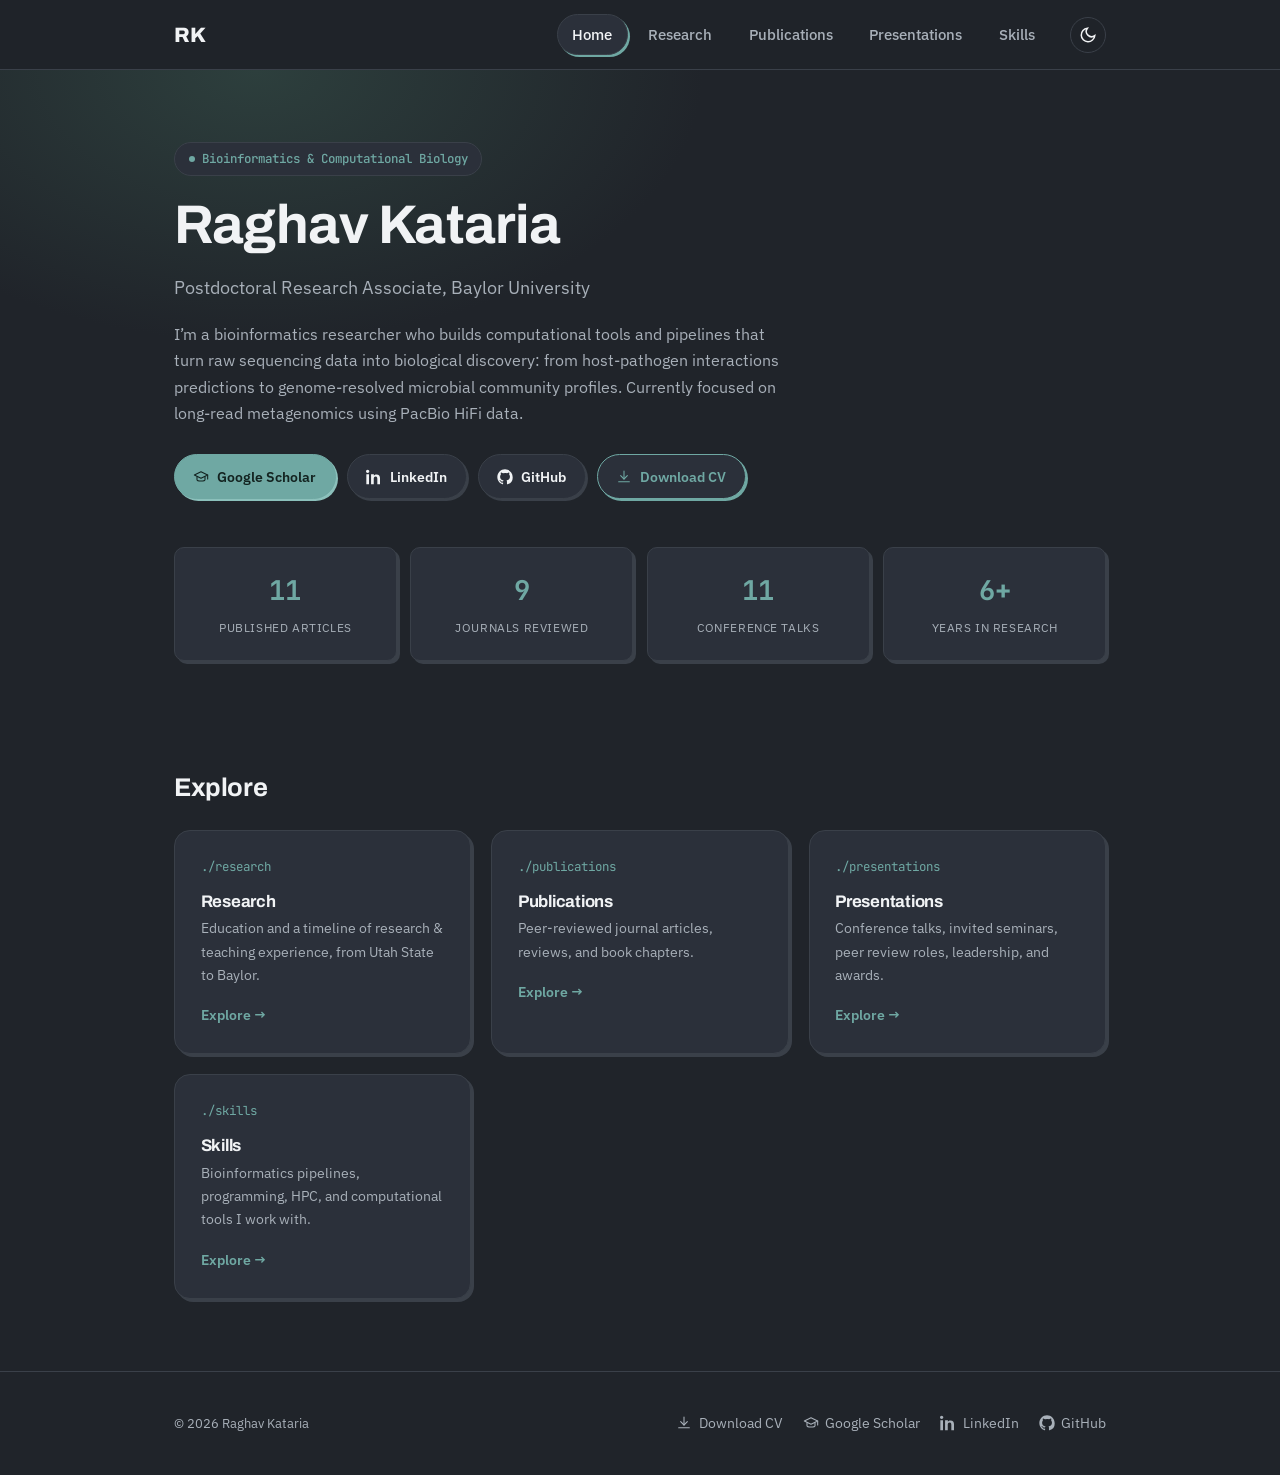
<file: index.html>
<!DOCTYPE html>
<html lang="en">
<head>
<meta charset="UTF-8">
<meta name="viewport" content="width=device-width, initial-scale=1.0">
<script>(function(){var t=localStorage.getItem("theme");document.documentElement.setAttribute("data-theme",(t==="light"||t==="dark")?t:"dark");})();</script>
<title>Raghav Kataria | Bioinformatics &amp; Computational Biology Researcher</title>
<meta name="description" content="Research profile of Raghav Kataria, Postdoctoral Research Associate at Baylor University, specializing in bioinformatics and computational biology.">
<meta property="og:title" content="Raghav Kataria | Bioinformatics & Computational Biology Researcher">
<meta property="og:description" content="Postdoctoral Research Associate at Baylor University. Bioinformatics, host-pathogen interactomics, and metagenomics researcher.">
<meta property="og:type" content="website">
<link rel="icon" href="data:image/svg+xml,<svg xmlns=%22http://www.w3.org/2000/svg%22 viewBox=%220 0 100 100%22><text y=%22.9em%22 font-size=%2290%22>🧬</text></svg>">
<link rel="preconnect" href="https://fonts.googleapis.com">
<link rel="preconnect" href="https://fonts.gstatic.com" crossorigin>
<link href="https://fonts.googleapis.com/css2?family=Archivo:wght@500;600;700;800&family=IBM+Plex+Sans:wght@400;500;600&family=JetBrains+Mono:wght@500;600;700&display=swap" rel="stylesheet">
<link rel="stylesheet" href="css/style.css">
</head>
<body>

<a class="skip-link" href="#main">Skip to content</a>

<header class="site-header">
  <div class="container nav-inner">
    <a class="brand" href="index.html">RK</a>
    <nav class="site-nav" aria-label="Primary">
      <button class="nav-toggle" id="navToggle" aria-expanded="false" aria-controls="navLinks">
        <span></span><span></span><span></span>
      </button>
      <ul class="nav-links" id="navLinks">
        <li><a href="index.html" class="active">Home</a></li>
        <li><a href="research.html">Research</a></li>
        <li><a href="publications.html">Publications</a></li>
        <li><a href="presentations.html">Presentations</a></li>
        <li><a href="skills.html">Skills</a></li>
      </ul>
    </nav>
    <button class="theme-toggle" id="themeToggle" aria-label="Toggle dark mode" title="Toggle dark mode">
      <svg class="icon-sun" viewBox="0 0 24 24"><circle cx="12" cy="12" r="5"/><g stroke-linecap="round"><line x1="12" y1="1" x2="12" y2="3"/><line x1="12" y1="21" x2="12" y2="23"/><line x1="4.2" y1="4.2" x2="5.6" y2="5.6"/><line x1="18.4" y1="18.4" x2="19.8" y2="19.8"/><line x1="1" y1="12" x2="3" y2="12"/><line x1="21" y1="12" x2="23" y2="12"/><line x1="4.2" y1="19.8" x2="5.6" y2="18.4"/><line x1="18.4" y1="5.6" x2="19.8" y2="4.2"/></g></svg>
      <svg class="icon-moon" viewBox="0 0 24 24"><path d="M21 12.8A9 9 0 1 1 11.2 3 7 7 0 0 0 21 12.8Z"/></svg>
    </button>
  </div>
</header>

<main id="main">

  <section class="hero">
    <div class="container hero-inner">
      <p class="eyebrow">Bioinformatics &amp; Computational Biology</p>
      <h1>Raghav Kataria</h1>
      <p class="hero-role">Postdoctoral Research Associate, Baylor University</p>
      <p class="hero-summary">I&rsquo;m a bioinformatics researcher who builds computational tools and pipelines that
        turn raw sequencing data into biological discovery: from host-pathogen interactions predictions to
        genome-resolved microbial community profiles. Currently focused on long-read metagenomics using PacBio
        HiFi data.</p>
      <div class="hero-links">
        <a class="btn btn-primary" href="https://scholar.google.com/citations?user=_tz_cHsAAAAJ&hl=en" target="_blank" rel="noopener"><svg viewBox="0 0 24 24" fill="none" stroke="currentColor" stroke-width="1.6" stroke-linecap="round" stroke-linejoin="round" aria-hidden="true"><path d="M2 9l10-5 10 5-10 5-10-5z"/><path d="M6 11.5V16c0 1.1 2.7 2 6 2s6-.9 6-2v-4.5"/><path d="M22 9v6"/></svg>Google Scholar</a>
        <a class="btn" href="https://www.linkedin.com/in/raghav-kataria9" target="_blank" rel="noopener"><svg viewBox="0 0 24 24" fill="currentColor" aria-hidden="true"><path d="M4.98 3.5C4.98 4.88 3.87 6 2.49 6S0 4.88 0 3.5 1.11 1 2.49 1s2.49 1.12 2.49 2.5zM.5 8h4V23h-4V8zm7.5 0h3.8v2.05h.05c.53-.95 1.83-1.95 3.77-1.95C19.5 8.1 21 10.2 21 14.02V23h-4v-7.5c0-1.79-.03-4.09-2.5-4.09-2.5 0-2.88 1.95-2.88 3.96V23h-4V8z"/></svg>LinkedIn</a>
        <a class="btn" href="https://github.com/geek09rk" target="_blank" rel="noopener"><svg viewBox="0 0 24 24" fill="currentColor" aria-hidden="true"><path d="M12 .5C5.73.5.5 5.73.5 12c0 5.08 3.29 9.39 7.86 10.91.58.11.79-.25.79-.56 0-.28-.01-1.02-.02-2-3.2.7-3.88-1.54-3.88-1.54-.53-1.34-1.29-1.7-1.29-1.7-1.05-.72.08-.71.08-.71 1.16.08 1.77 1.19 1.77 1.19 1.03 1.77 2.71 1.26 3.37.96.1-.75.4-1.26.73-1.55-2.55-.29-5.23-1.28-5.23-5.69 0-1.26.45-2.29 1.19-3.09-.12-.29-.52-1.46.11-3.05 0 0 .97-.31 3.18 1.18a11 11 0 0 1 2.9-.39c.98 0 1.97.13 2.9.39 2.2-1.49 3.17-1.18 3.17-1.18.63 1.59.23 2.76.11 3.05.74.8 1.19 1.83 1.19 3.09 0 4.42-2.69 5.39-5.25 5.68.41.36.78 1.06.78 2.15 0 1.55-.01 2.8-.01 3.18 0 .31.21.68.8.56A10.52 10.52 0 0 0 23.5 12C23.5 5.73 18.27.5 12 .5z"/></svg>GitHub</a>
        <a class="btn btn-cv" href="assets/cv/Raghav-Kataria-CV.pdf" target="_blank" rel="noopener"><svg viewBox="0 0 24 24" fill="none" stroke="currentColor" stroke-width="1.6" stroke-linecap="round" stroke-linejoin="round" aria-hidden="true"><path d="M12 3v12"/><path d="M7 10l5 5 5-5"/><path d="M4 19h16"/></svg>Download CV</a>
      </div>

      <div class="stats-row">
        <div class="stat">
          <span class="stat-num">11</span>
          <span class="stat-label">Published Articles</span>
        </div>
        <div class="stat">
          <span class="stat-num">9</span>
          <span class="stat-label">Journals Reviewed</span>
        </div>
        <div class="stat">
          <span class="stat-num">11</span>
          <span class="stat-label">Conference Talks</span>
        </div>
        <div class="stat">
          <span class="stat-num">6+</span>
          <span class="stat-label">Years in Research</span>
        </div>
      </div>
    </div>
  </section>

  <section class="section">
    <div class="container">
      <h2 class="section-title">Explore</h2>
      <div class="link-cards">
        <a class="link-card" href="research.html">
          <span class="link-path">./research</span>
          <h3>Research</h3>
          <p>Education and a timeline of research &amp; teaching experience, from Utah State to Baylor.</p>
          <span class="link-arrow">Explore &rarr;</span>
        </a>
        <a class="link-card" href="publications.html">
          <span class="link-path">./publications</span>
          <h3>Publications</h3>
          <p>Peer-reviewed journal articles, reviews, and book chapters.</p>
          <span class="link-arrow">Explore &rarr;</span>
        </a>
        <a class="link-card" href="presentations.html">
          <span class="link-path">./presentations</span>
          <h3>Presentations</h3>
          <p>Conference talks, invited seminars, peer review roles, leadership, and awards.</p>
          <span class="link-arrow">Explore &rarr;</span>
        </a>
        <a class="link-card" href="skills.html">
          <span class="link-path">./skills</span>
          <h3>Skills</h3>
          <p>Bioinformatics pipelines, programming, HPC, and computational tools I work with.</p>
          <span class="link-arrow">Explore &rarr;</span>
        </a>
      </div>
    </div>
  </section>

</main>

<footer class="site-footer">
  <div class="container footer-inner">
    <p class="copyright">&copy; <span id="year"></span> Raghav Kataria</p>
    <div class="footer-links">
      <a href="assets/cv/Raghav-Kataria-CV.pdf" target="_blank" rel="noopener"><svg viewBox="0 0 24 24" fill="none" stroke="currentColor" stroke-width="1.6" stroke-linecap="round" stroke-linejoin="round" aria-hidden="true"><path d="M12 3v12"/><path d="M7 10l5 5 5-5"/><path d="M4 19h16"/></svg>Download CV</a>
      <a href="https://scholar.google.com/citations?user=_tz_cHsAAAAJ&hl=en" target="_blank" rel="noopener"><svg viewBox="0 0 24 24" fill="none" stroke="currentColor" stroke-width="1.6" stroke-linecap="round" stroke-linejoin="round" aria-hidden="true"><path d="M2 9l10-5 10 5-10 5-10-5z"/><path d="M6 11.5V16c0 1.1 2.7 2 6 2s6-.9 6-2v-4.5"/><path d="M22 9v6"/></svg>Google Scholar</a>
      <a href="https://www.linkedin.com/in/raghav-kataria9" target="_blank" rel="noopener"><svg viewBox="0 0 24 24" fill="currentColor" aria-hidden="true"><path d="M4.98 3.5C4.98 4.88 3.87 6 2.49 6S0 4.88 0 3.5 1.11 1 2.49 1s2.49 1.12 2.49 2.5zM.5 8h4V23h-4V8zm7.5 0h3.8v2.05h.05c.53-.95 1.83-1.95 3.77-1.95C19.5 8.1 21 10.2 21 14.02V23h-4v-7.5c0-1.79-.03-4.09-2.5-4.09-2.5 0-2.88 1.95-2.88 3.96V23h-4V8z"/></svg>LinkedIn</a>
      <a href="https://github.com/geek09rk" target="_blank" rel="noopener"><svg viewBox="0 0 24 24" fill="currentColor" aria-hidden="true"><path d="M12 .5C5.73.5.5 5.73.5 12c0 5.08 3.29 9.39 7.86 10.91.58.11.79-.25.79-.56 0-.28-.01-1.02-.02-2-3.2.7-3.88-1.54-3.88-1.54-.53-1.34-1.29-1.7-1.29-1.7-1.05-.72.08-.71.08-.71 1.16.08 1.77 1.19 1.77 1.19 1.03 1.77 2.71 1.26 3.37.96.1-.75.4-1.26.73-1.55-2.55-.29-5.23-1.28-5.23-5.69 0-1.26.45-2.29 1.19-3.09-.12-.29-.52-1.46.11-3.05 0 0 .97-.31 3.18 1.18a11 11 0 0 1 2.9-.39c.98 0 1.97.13 2.9.39 2.2-1.49 3.17-1.18 3.17-1.18.63 1.59.23 2.76.11 3.05.74.8 1.19 1.83 1.19 3.09 0 4.42-2.69 5.39-5.25 5.68.41.36.78 1.06.78 2.15 0 1.55-.01 2.8-.01 3.18 0 .31.21.68.8.56A10.52 10.52 0 0 0 23.5 12C23.5 5.73 18.27.5 12 .5z"/></svg>GitHub</a>
    </div>
  </div>
</footer>

<script src="js/script.js"></script>
</body>
</html>
</file>
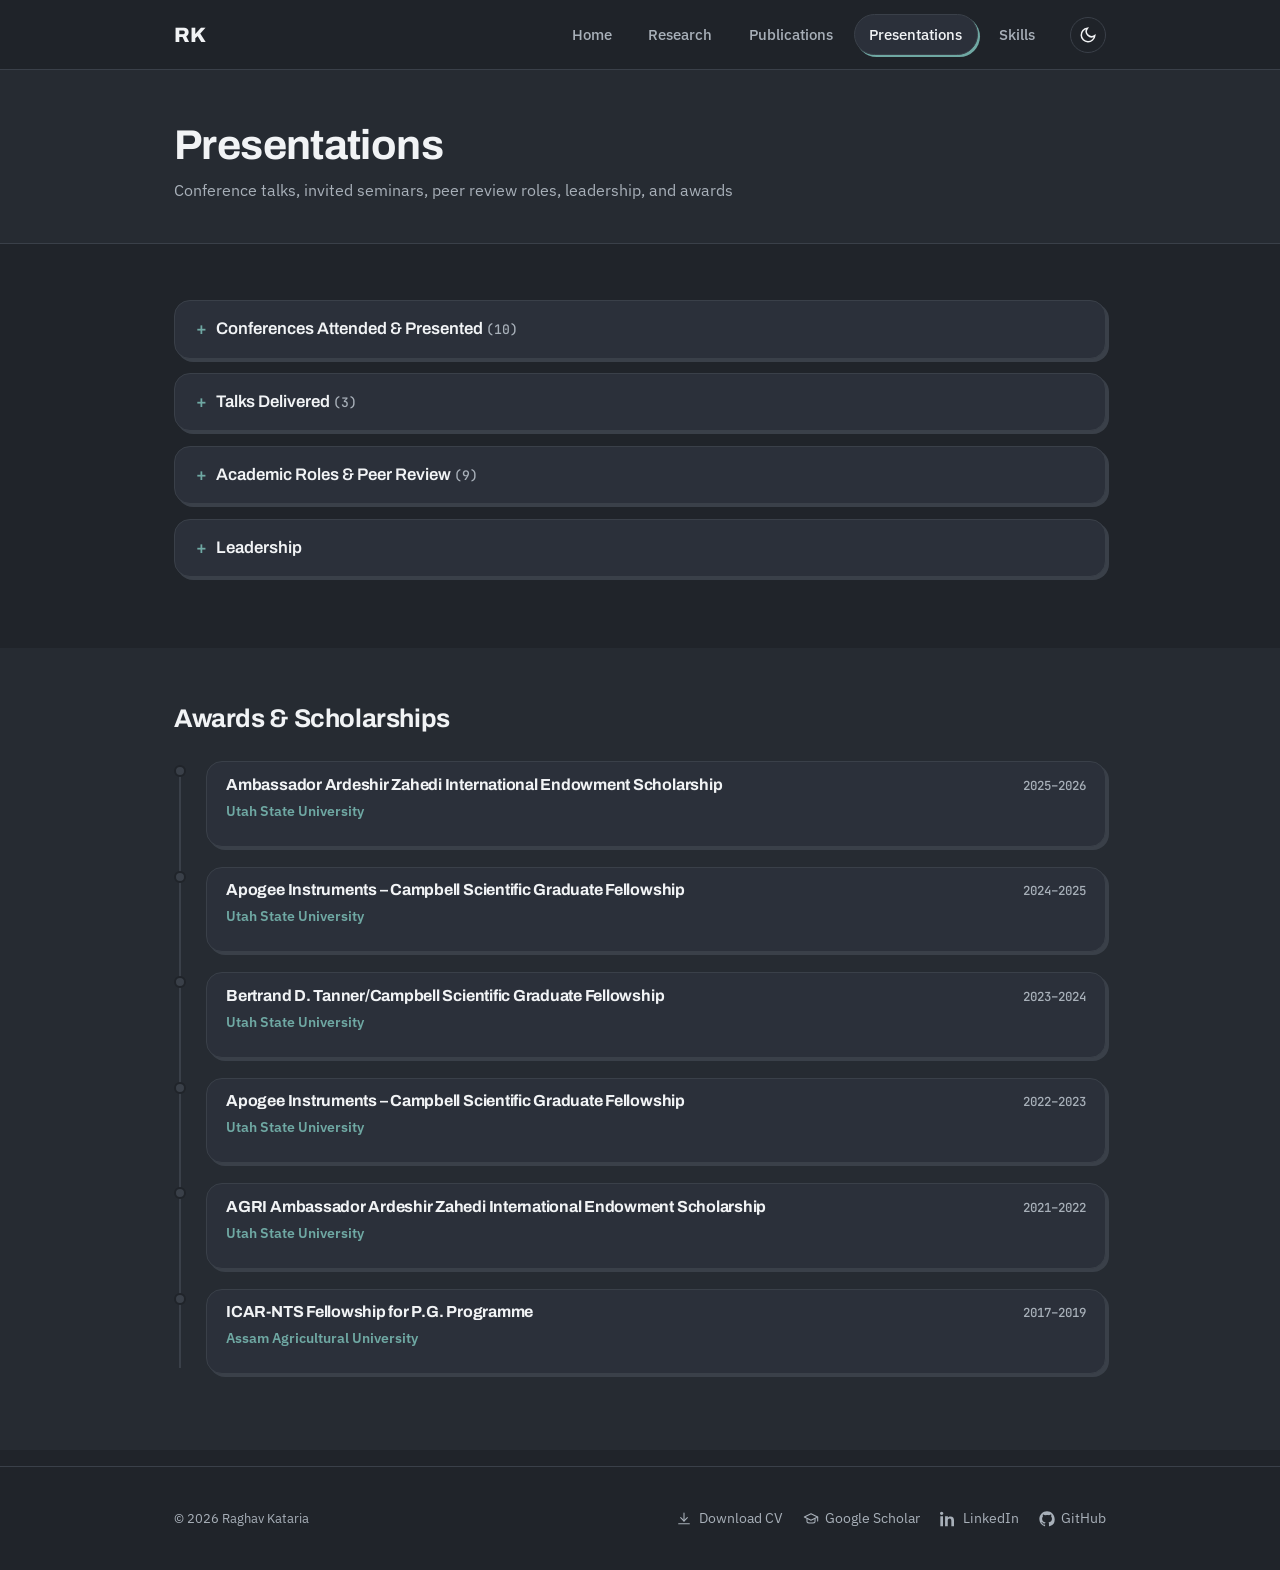
<file: presentations.html>
<!DOCTYPE html>
<html lang="en">
<head>
<meta charset="UTF-8">
<meta name="viewport" content="width=device-width, initial-scale=1.0">
<script>(function(){var t=localStorage.getItem("theme");document.documentElement.setAttribute("data-theme",(t==="light"||t==="dark")?t:"dark");})();</script>
<title>Presentations | Raghav Kataria</title>
<meta name="description" content="Conference presentations, invited talks, peer review service, leadership roles, and awards of Raghav Kataria.">
<link rel="icon" href="data:image/svg+xml,<svg xmlns=%22http://www.w3.org/2000/svg%22 viewBox=%220 0 100 100%22><text y=%22.9em%22 font-size=%2290%22>🧬</text></svg>">
<link rel="preconnect" href="https://fonts.googleapis.com">
<link rel="preconnect" href="https://fonts.gstatic.com" crossorigin>
<link href="https://fonts.googleapis.com/css2?family=Archivo:wght@500;600;700;800&family=IBM+Plex+Sans:wght@400;500;600&family=JetBrains+Mono:wght@500;600;700&display=swap" rel="stylesheet">
<link rel="stylesheet" href="css/style.css">
</head>
<body>

<a class="skip-link" href="#main">Skip to content</a>

<header class="site-header">
  <div class="container nav-inner">
    <a class="brand" href="index.html">RK</a>
    <nav class="site-nav" aria-label="Primary">
      <button class="nav-toggle" id="navToggle" aria-expanded="false" aria-controls="navLinks">
        <span></span><span></span><span></span>
      </button>
      <ul class="nav-links" id="navLinks">
        <li><a href="index.html">Home</a></li>
        <li><a href="research.html">Research</a></li>
        <li><a href="publications.html">Publications</a></li>
        <li><a href="presentations.html" class="active">Presentations</a></li>
        <li><a href="skills.html">Skills</a></li>
      </ul>
    </nav>
    <button class="theme-toggle" id="themeToggle" aria-label="Toggle dark mode" title="Toggle dark mode">
      <svg class="icon-sun" viewBox="0 0 24 24"><circle cx="12" cy="12" r="5"/><g stroke-linecap="round"><line x1="12" y1="1" x2="12" y2="3"/><line x1="12" y1="21" x2="12" y2="23"/><line x1="4.2" y1="4.2" x2="5.6" y2="5.6"/><line x1="18.4" y1="18.4" x2="19.8" y2="19.8"/><line x1="1" y1="12" x2="3" y2="12"/><line x1="21" y1="12" x2="23" y2="12"/><line x1="4.2" y1="19.8" x2="5.6" y2="18.4"/><line x1="18.4" y1="5.6" x2="19.8" y2="4.2"/></g></svg>
      <svg class="icon-moon" viewBox="0 0 24 24"><path d="M21 12.8A9 9 0 1 1 11.2 3 7 7 0 0 0 21 12.8Z"/></svg>
    </button>
  </div>
</header>

<main id="main">

  <section class="page-hero">
    <div class="container">
      <h1>Presentations</h1>
      <p>Conference talks, invited seminars, peer review roles, leadership, and awards</p>
    </div>
  </section>

  <section class="section">
    <div class="container">

      <details class="accordion">
        <summary>Conferences Attended &amp; Presented <span class="count">(10)</span></summary>
        <ul class="detail-list">
          <li>
            <p class="detail-title">Long-read tagmentation unlocks scalable, cost-effective, HiFi metagenomics from low-input DNA</p>
            <p class="detail-meta">Baylor University Department of Biology Graduate Program Retreat &middot; Aug 2026 &middot; <span class="detail-tag">Oral</span></p>
          </li>
          <li>
            <p class="detail-title">Structure-Based Virtual Screening and Molecular Dynamics Evaluation of Natural Compounds Targeting Fungal Proteins in Soybean Diseases</p>
            <p class="detail-meta">USU Hansen Retreat &middot; Oct 2025 &middot; <span class="detail-tag">Poster</span></p>
          </li>
          <li>
            <p class="detail-title">HPIpy: A Multi-Model Python-based Toolbox for Predicting Host-Pathogen Protein-Protein Interactions</p>
            <p class="detail-meta">MCBIOS Conference &middot; Mar 2025 &middot; <span class="detail-tag">Oral</span></p>
          </li>
          <!-- <li>
            <p class="detail-title">HPIpy: Decoding Host-Microbe Crosstalk with Computational Homology Models</p>
            <p class="detail-meta">USU Student Research Symposium &middot; Apr 2024 &middot; <span class="detail-tag">Oral</span></p>
          </li> -->
          <li>
            <p class="detail-title">WeCoNET: A Host-Pathogen Interactome Database for Wheat-Common Bunt Cross-Talk Mechanisms</p>
            <p class="detail-meta">Plant &amp; Animal Genome Conference (PAG 30) &middot; Jan 2023 &middot; <span class="detail-tag">Oral</span></p>
          </li>
          <li>
            <p class="detail-title">Deciphering the Complete Human-Monkeypox Virus Interactome: Identifying Immune Responses and Potential Drug Targets</p>
            <p class="detail-meta">Plant &amp; Animal Genome Conference (PAG 30) &middot; Jan 2023 &middot; <span class="detail-tag">Poster</span></p>
          </li>
          <li>
            <p class="detail-title">Genome-scale Protein Interactome: Unraveling Novel Host Targets in Wheat-Stem Rust Pathosystem</p>
            <p class="detail-meta">ISMB 2022 &middot; Jul 2022 &middot; <span class="detail-tag">Oral</span></p>
          </li>
          <li>
            <p class="detail-title">Computational systems biology of Wheat&ndash;Common bunt protein-protein interactions: Uncovering the complex molecular networks</p>
            <p class="detail-meta">ISMPMI Congress &middot; Dec 2021 &middot; <span class="detail-tag">Oral</span></p>
          </li>
          <li>
            <p class="detail-title">Translating -omics big data: host-pathogen interactions to control common bunt in wheat</p>
            <p class="detail-meta">ASA-CSSA-SSSA International Annual Meeting &middot; Nov 2021 &middot; <span class="detail-tag">Oral</span></p>
          </li>
          <li>
            <p class="detail-title">Computational systems biology of Alfalfa&ndash;Pseudomonas syringae protein-protein interactions</p>
            <p class="detail-meta">ASA-CSSA-SSSA International Annual Meeting &middot; Nov 2021 &middot; <span class="detail-tag">Oral</span></p>
          </li>
          <li>
            <p class="detail-title">alfaNET: A Database of Alfalfa-Bacterial Stem Blight Protein&ndash;Protein Interactions</p>
            <p class="detail-meta">ISMPMI Congress &middot; Sep 2021 &middot; <span class="detail-tag">Oral</span></p>
          </li>
        </ul>
      </details>

      <details class="accordion">
        <summary>Talks Delivered <span class="count">(3)</span></summary>
        <ul class="detail-list">
          <li>
            <p class="detail-title">Uncovering the Hidden Connections: Deciphering the complete Protein-Protein Interactome in Wheat-Stem Rust Pathosystem</p>
            <p class="detail-meta">Department of Plants, Soils &amp; Climate, USU &middot; Apr 2023</p>
          </li>
          <li>
            <p class="detail-title">Translating -omics big data: A comprehensive understanding of host-pathogen interactions to control bacterial blight in Alfalfa</p>
            <p class="detail-meta">Department of Plants, Soils &amp; Climate, USU &middot; Oct 2021</p>
          </li>
          <li>
            <p class="detail-title">Chloroplast-to-nucleus Retrograde Signalling</p>
            <p class="detail-meta">Department of Agricultural Biotechnology, AAU &middot; Nov 2018</p>
          </li>
        </ul>
      </details>

      <details class="accordion">
        <summary>Academic Roles &amp; Peer Review <span class="count">(9)</span></summary>
        <p class="accordion-intro">Peer Reviewer for:</p>
        <ul class="detail-list two-col">
          <li>
            <p class="detail-title">Scientific Reports</p>
            <p class="detail-meta">IF 3.9 &middot; Sep 2025</p>
          </li>
          <li>
            <p class="detail-title">BMC Plant Biology</p>
            <p class="detail-meta">IF 4.8 &middot; Jul 2025</p>
          </li>
          <li>
            <p class="detail-title">Frontiers in Plant Science</p>
            <p class="detail-meta">IF 4.1 &middot; May 2025</p>
          </li>
          <li>
            <p class="detail-title">Frontiers in Cellular and Infection Microbiology</p>
            <p class="detail-meta">IF 4.6 &middot; Apr 2025</p>
          </li>
          <li>
            <p class="detail-title">Oxford Academic Database</p>
            <p class="detail-meta">IF 3.4 &middot; Jan 2025</p>
          </li>
          <li>
            <p class="detail-title">MDPI Plants</p>
            <p class="detail-meta">IF 4.0 &middot; Dec 2024</p>
          </li>
          <li>
            <p class="detail-title">Computers in Biology and Medicine</p>
            <p class="detail-meta">IF 7.7 &middot; Dec 2023</p>
          </li>
          <li>
            <p class="detail-title">Journal of Advanced Research</p>
            <p class="detail-meta">IF 13.0 &middot; Jun 2023</p>
          </li>
          <li>
            <p class="detail-title">Computational and Structural Biotechnology Journal</p>
            <p class="detail-meta">IF 6.155 &middot; Apr 2022</p>
          </li>
        </ul>
      </details>

      <details class="accordion">
        <summary>Leadership</summary>
        <ul class="detail-list">
          <li>
            <p class="detail-title">President, International Student Council</p>
            <p class="detail-meta">Utah State University &middot; May 2023&ndash;Apr 2024</p>
            <p class="detail-desc">Led an 8-member executive council, served as official spokesperson.</p>
          </li>
          <li>
            <p class="detail-title">Public Relations &amp; Marketing Vice President, International Student Council</p>
            <p class="detail-meta">Utah State University &middot; Jan 2022&ndash;Apr 2023</p>
            <p class="detail-desc">Designed marketing materials, managed event promotions, built cross-organization relationships.</p>
          </li>
        </ul>
      </details>

    </div>
  </section>

  <section class="section alt">
    <div class="container">
      <h2 class="section-title">Awards &amp; Scholarships</h2>
      <ol class="timeline compact">
        <li>
          <div class="timeline-marker"></div>
          <div class="timeline-content">
            <div class="timeline-header">
              <h3>Ambassador Ardeshir Zahedi International Endowment Scholarship</h3>
              <span class="timeline-date">2025&ndash;2026</span>
            </div>
            <p class="timeline-org">Utah State University</p>
          </div>
        </li>
        <li>
          <div class="timeline-marker"></div>
          <div class="timeline-content">
            <div class="timeline-header">
              <h3>Apogee Instruments &ndash; Campbell Scientific Graduate Fellowship</h3>
              <span class="timeline-date">2024&ndash;2025</span>
            </div>
            <p class="timeline-org">Utah State University</p>
          </div>
        </li>
        <li>
          <div class="timeline-marker"></div>
          <div class="timeline-content">
            <div class="timeline-header">
              <h3>Bertrand D. Tanner/Campbell Scientific Graduate Fellowship</h3>
              <span class="timeline-date">2023&ndash;2024</span>
            </div>
            <p class="timeline-org">Utah State University</p>
          </div>
        </li>
        <li>
          <div class="timeline-marker"></div>
          <div class="timeline-content">
            <div class="timeline-header">
              <h3>Apogee Instruments &ndash; Campbell Scientific Graduate Fellowship</h3>
              <span class="timeline-date">2022&ndash;2023</span>
            </div>
            <p class="timeline-org">Utah State University</p>
          </div>
        </li>
        <li>
          <div class="timeline-marker"></div>
          <div class="timeline-content">
            <div class="timeline-header">
              <h3>AGRI Ambassador Ardeshir Zahedi International Endowment Scholarship</h3>
              <span class="timeline-date">2021&ndash;2022</span>
            </div>
            <p class="timeline-org">Utah State University</p>
          </div>
        </li>
        <li>
          <div class="timeline-marker"></div>
          <div class="timeline-content">
            <div class="timeline-header">
              <h3>ICAR-NTS Fellowship for P.G. Programme</h3>
              <span class="timeline-date">2017&ndash;2019</span>
            </div>
            <p class="timeline-org">Assam Agricultural University</p>
          </div>
        </li>
      </ol>
    </div>
  </section>

</main>

<footer class="site-footer">
  <div class="container footer-inner">
    <p class="copyright">&copy; <span id="year"></span> Raghav Kataria</p>
    <div class="footer-links">
      <a href="assets/cv/Raghav-Kataria-CV.pdf" target="_blank" rel="noopener"><svg viewBox="0 0 24 24" fill="none" stroke="currentColor" stroke-width="1.6" stroke-linecap="round" stroke-linejoin="round" aria-hidden="true"><path d="M12 3v12"/><path d="M7 10l5 5 5-5"/><path d="M4 19h16"/></svg>Download CV</a>
      <a href="https://scholar.google.com/citations?user=_tz_cHsAAAAJ&hl=en" target="_blank" rel="noopener"><svg viewBox="0 0 24 24" fill="none" stroke="currentColor" stroke-width="1.6" stroke-linecap="round" stroke-linejoin="round" aria-hidden="true"><path d="M2 9l10-5 10 5-10 5-10-5z"/><path d="M6 11.5V16c0 1.1 2.7 2 6 2s6-.9 6-2v-4.5"/><path d="M22 9v6"/></svg>Google Scholar</a>
      <a href="https://www.linkedin.com/in/raghav-kataria9" target="_blank" rel="noopener"><svg viewBox="0 0 24 24" fill="currentColor" aria-hidden="true"><path d="M4.98 3.5C4.98 4.88 3.87 6 2.49 6S0 4.88 0 3.5 1.11 1 2.49 1s2.49 1.12 2.49 2.5zM.5 8h4V23h-4V8zm7.5 0h3.8v2.05h.05c.53-.95 1.83-1.95 3.77-1.95C19.5 8.1 21 10.2 21 14.02V23h-4v-7.5c0-1.79-.03-4.09-2.5-4.09-2.5 0-2.88 1.95-2.88 3.96V23h-4V8z"/></svg>LinkedIn</a>
      <a href="https://github.com/geek09rk" target="_blank" rel="noopener"><svg viewBox="0 0 24 24" fill="currentColor" aria-hidden="true"><path d="M12 .5C5.73.5.5 5.73.5 12c0 5.08 3.29 9.39 7.86 10.91.58.11.79-.25.79-.56 0-.28-.01-1.02-.02-2-3.2.7-3.88-1.54-3.88-1.54-.53-1.34-1.29-1.7-1.29-1.7-1.05-.72.08-.71.08-.71 1.16.08 1.77 1.19 1.77 1.19 1.03 1.77 2.71 1.26 3.37.96.1-.75.4-1.26.73-1.55-2.55-.29-5.23-1.28-5.23-5.69 0-1.26.45-2.29 1.19-3.09-.12-.29-.52-1.46.11-3.05 0 0 .97-.31 3.18 1.18a11 11 0 0 1 2.9-.39c.98 0 1.97.13 2.9.39 2.2-1.49 3.17-1.18 3.17-1.18.63 1.59.23 2.76.11 3.05.74.8 1.19 1.83 1.19 3.09 0 4.42-2.69 5.39-5.25 5.68.41.36.78 1.06.78 2.15 0 1.55-.01 2.8-.01 3.18 0 .31.21.68.8.56A10.52 10.52 0 0 0 23.5 12C23.5 5.73 18.27.5 12 .5z"/></svg>GitHub</a>
    </div>
  </div>
</footer>

<script src="js/script.js"></script>
</body>
</html>
</file>
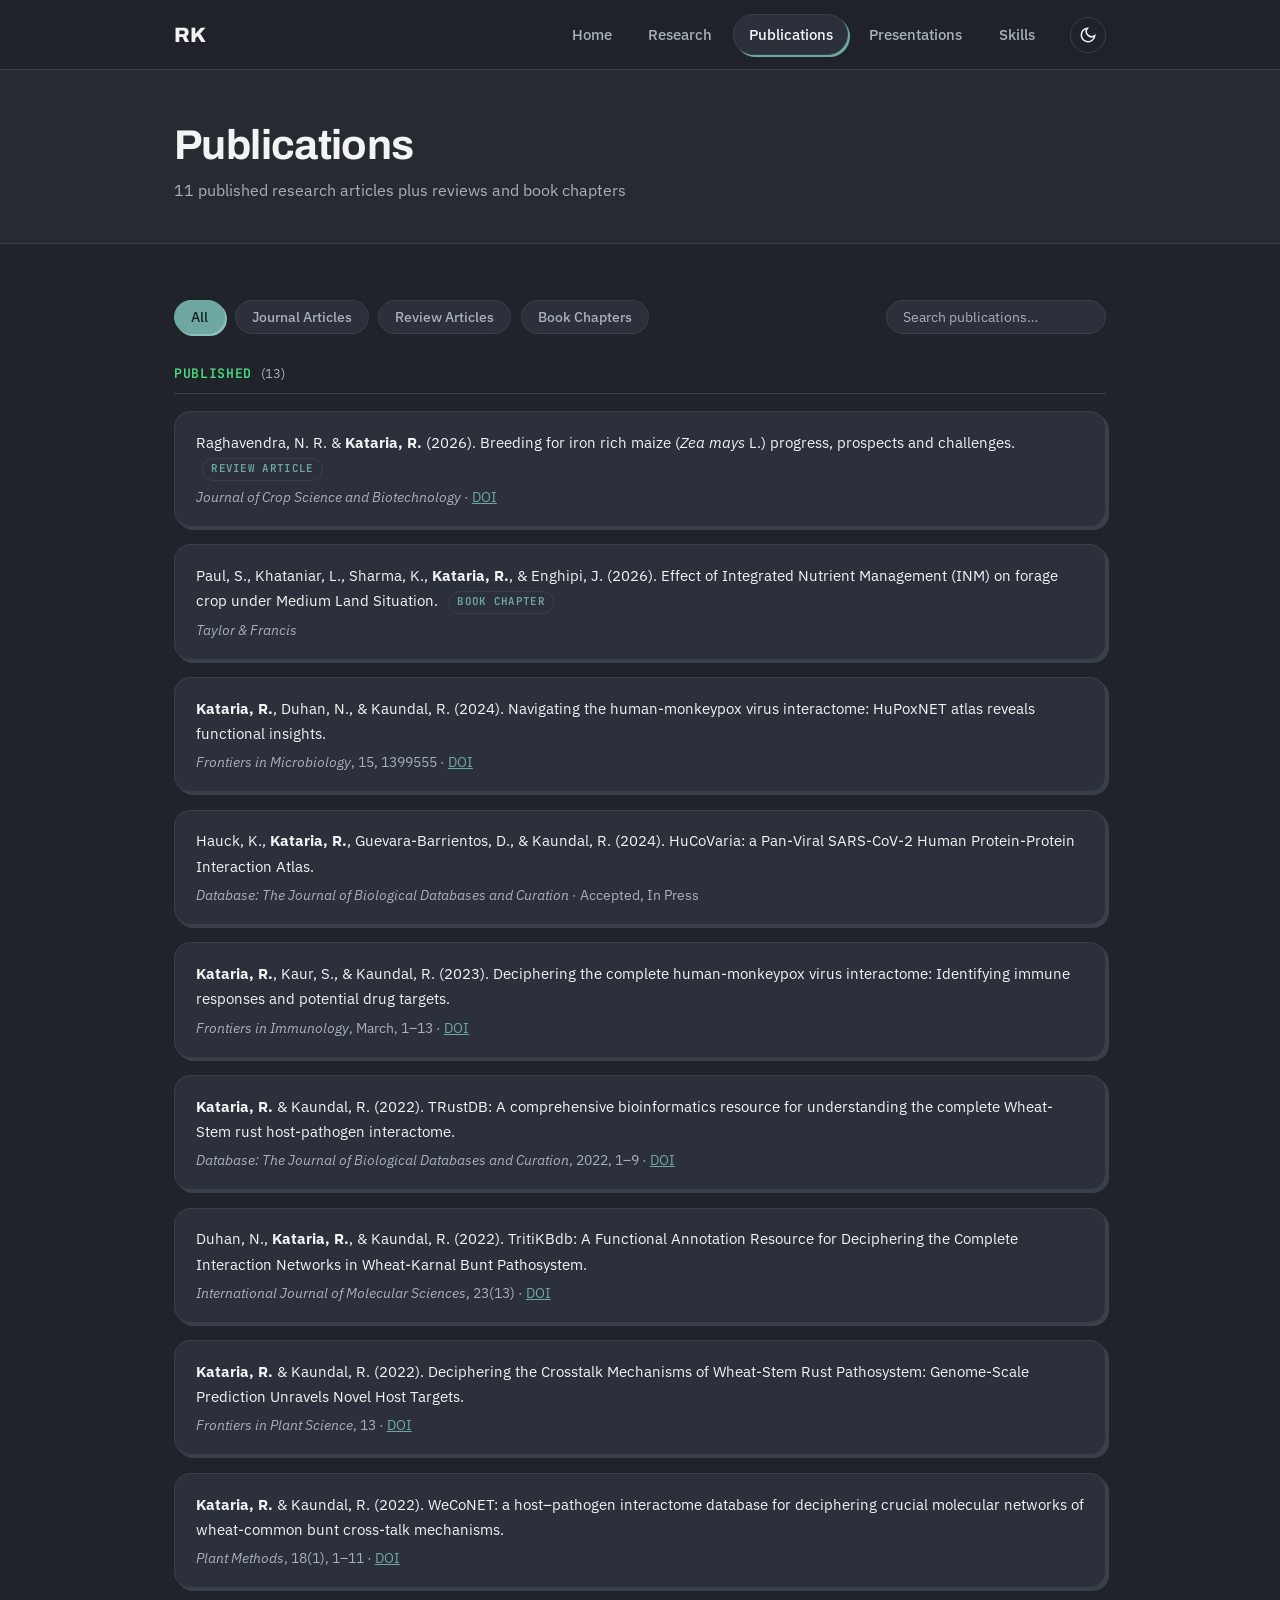
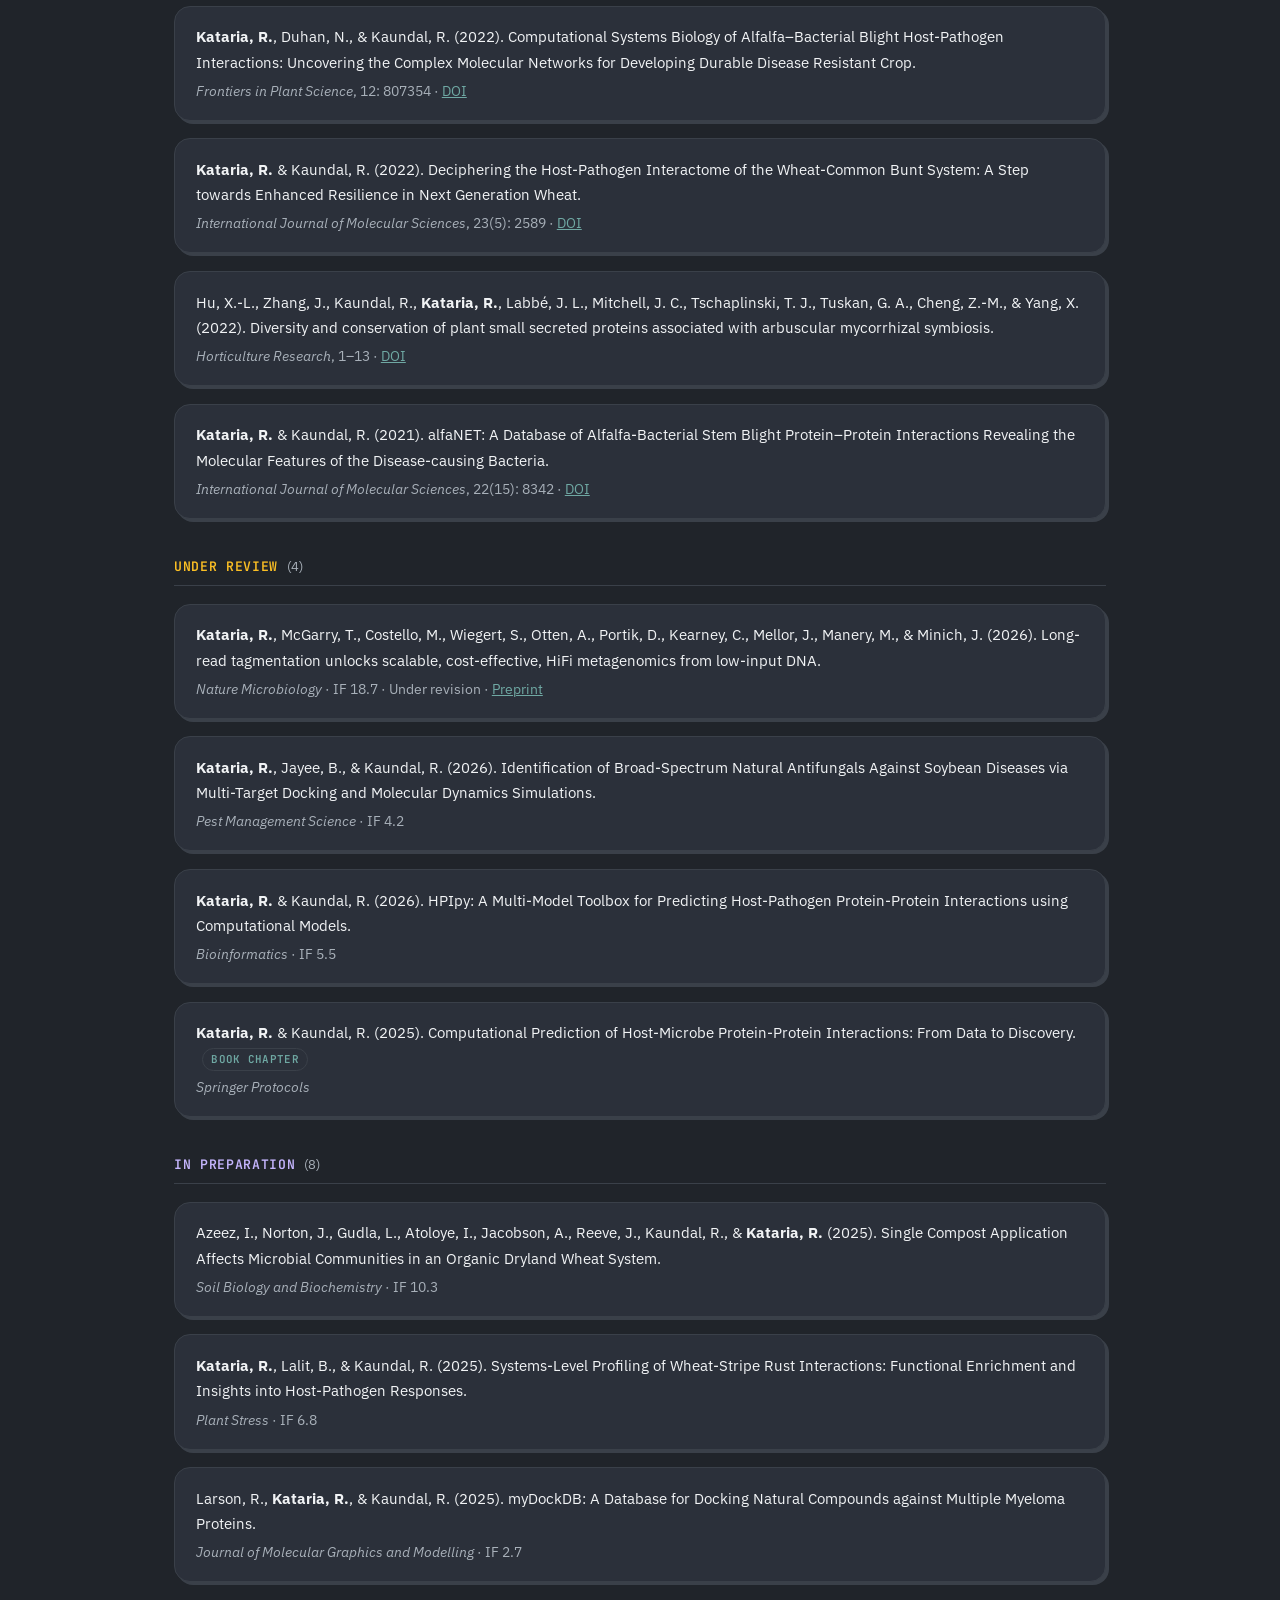
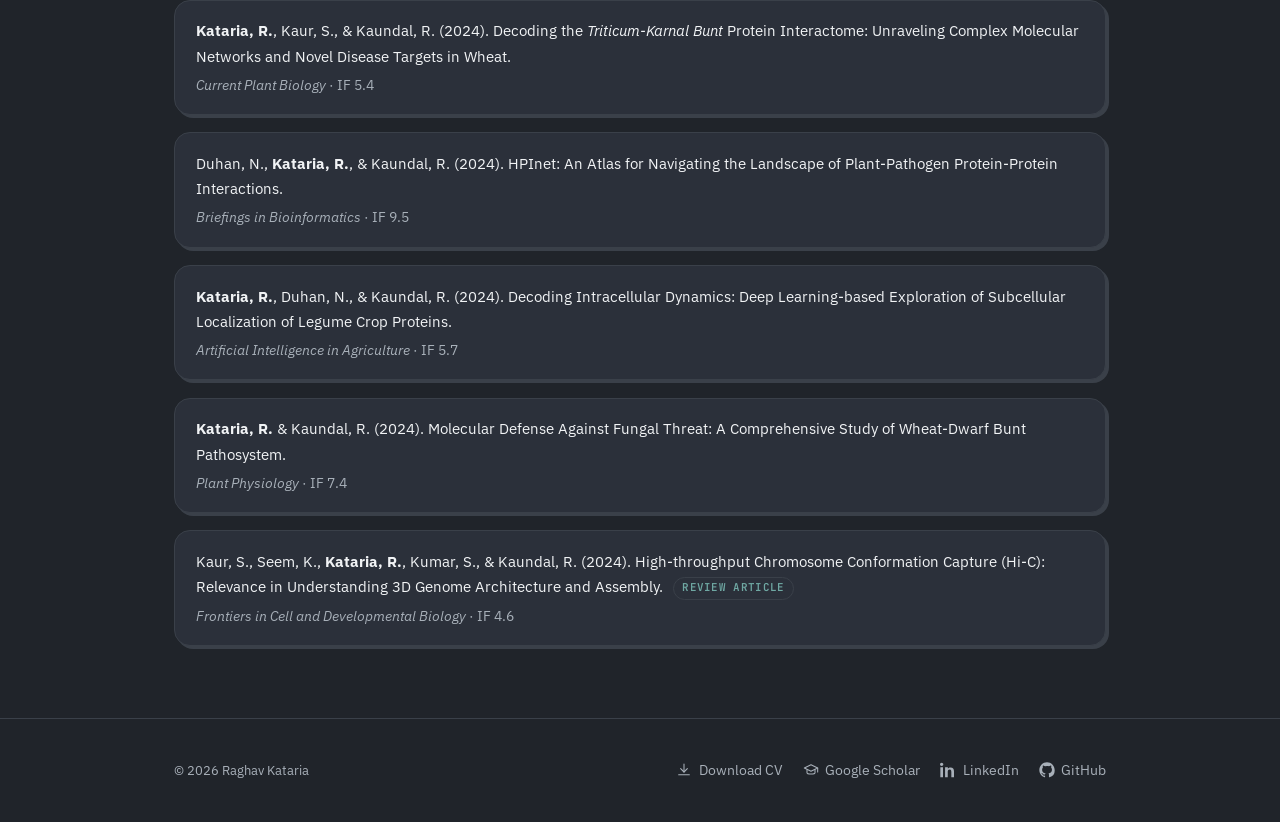
<file: publications.html>
<!DOCTYPE html>
<html lang="en">
<head>
<meta charset="UTF-8">
<meta name="viewport" content="width=device-width, initial-scale=1.0">
<script>(function(){var t=localStorage.getItem("theme");document.documentElement.setAttribute("data-theme",(t==="light"||t==="dark")?t:"dark");})();</script>
<title>Publications | Raghav Kataria</title>
<meta name="description" content="Peer-reviewed publications, review articles, and book chapters by Raghav Kataria in bioinformatics and computational biology.">
<link rel="icon" href="data:image/svg+xml,<svg xmlns=%22http://www.w3.org/2000/svg%22 viewBox=%220 0 100 100%22><text y=%22.9em%22 font-size=%2290%22>🧬</text></svg>">
<link rel="preconnect" href="https://fonts.googleapis.com">
<link rel="preconnect" href="https://fonts.gstatic.com" crossorigin>
<link href="https://fonts.googleapis.com/css2?family=Archivo:wght@500;600;700;800&family=IBM+Plex+Sans:wght@400;500;600&family=JetBrains+Mono:wght@500;600;700&display=swap" rel="stylesheet">
<link rel="stylesheet" href="css/style.css">
</head>
<body>

<a class="skip-link" href="#main">Skip to content</a>

<header class="site-header">
  <div class="container nav-inner">
    <a class="brand" href="index.html">RK</a>
    <nav class="site-nav" aria-label="Primary">
      <button class="nav-toggle" id="navToggle" aria-expanded="false" aria-controls="navLinks">
        <span></span><span></span><span></span>
      </button>
      <ul class="nav-links" id="navLinks">
        <li><a href="index.html">Home</a></li>
        <li><a href="research.html">Research</a></li>
        <li><a href="publications.html" class="active">Publications</a></li>
        <li><a href="presentations.html">Presentations</a></li>
        <li><a href="skills.html">Skills</a></li>
      </ul>
    </nav>
    <button class="theme-toggle" id="themeToggle" aria-label="Toggle dark mode" title="Toggle dark mode">
      <svg class="icon-sun" viewBox="0 0 24 24"><circle cx="12" cy="12" r="5"/><g stroke-linecap="round"><line x1="12" y1="1" x2="12" y2="3"/><line x1="12" y1="21" x2="12" y2="23"/><line x1="4.2" y1="4.2" x2="5.6" y2="5.6"/><line x1="18.4" y1="18.4" x2="19.8" y2="19.8"/><line x1="1" y1="12" x2="3" y2="12"/><line x1="21" y1="12" x2="23" y2="12"/><line x1="4.2" y1="19.8" x2="5.6" y2="18.4"/><line x1="18.4" y1="5.6" x2="19.8" y2="4.2"/></g></svg>
      <svg class="icon-moon" viewBox="0 0 24 24"><path d="M21 12.8A9 9 0 1 1 11.2 3 7 7 0 0 0 21 12.8Z"/></svg>
    </button>
  </div>
</header>

<main id="main">

  <section class="page-hero">
    <div class="container">
      <h1>Publications</h1>
      <p>11 published research articles plus reviews and book chapters</p>
    </div>
  </section>

  <section class="section">
    <div class="container">
      <div class="filter-bar" role="tablist" aria-label="Filter publications">
        <button class="filter-btn active" data-filter="all" role="tab" aria-selected="true">All</button>
        <button class="filter-btn" data-filter="journal" role="tab" aria-selected="false">Journal Articles</button>
        <button class="filter-btn" data-filter="review" role="tab" aria-selected="false">Review Articles</button>
        <button class="filter-btn" data-filter="chapter" role="tab" aria-selected="false">Book Chapters</button>
        <input type="search" id="pubSearch" class="search-input" placeholder="Search publications&hellip;" aria-label="Search publications">
      </div>

      <p id="pubNoResults" class="muted" hidden>No publications match your search.</p>

      <div id="pubList">

        <div class="pub-group" data-status="published">
          <h2 class="pub-group-title">Published <span class="count">(13)</span></h2>
          <ul class="pub-list">

            <li class="pub-item" data-type="review" data-status="published">
              <p class="pub-title">Raghavendra, N. R. &amp; <strong>Kataria, R.</strong> (2026). Breeding for iron rich maize (<em>Zea mays</em> L.) progress, prospects and challenges. <span class="detail-tag">Review Article</span></p>
              <p class="pub-meta"><em>Journal of Crop Science and Biotechnology</em> &middot; <a href="https://doi.org/10.1007/s12892-025-00336-w" target="_blank" rel="noopener">DOI</a></p>
            </li>

            <li class="pub-item" data-type="chapter" data-status="published">
              <p class="pub-title">Paul, S., Khataniar, L., Sharma, K., <strong>Kataria, R.</strong>, &amp; Enghipi, J. (2026). Effect of Integrated Nutrient Management (INM) on forage crop under Medium Land Situation. <span class="detail-tag">Book Chapter</span></p>
              <p class="pub-meta"><em>Taylor &amp; Francis</em></p>
            </li>

            <li class="pub-item" data-type="journal" data-status="published">
              <p class="pub-title"><strong>Kataria, R.</strong>, Duhan, N., &amp; Kaundal, R. (2024). Navigating the human-monkeypox virus interactome: HuPoxNET atlas reveals functional insights.</p>
              <p class="pub-meta"><em>Frontiers in Microbiology</em>, 15, 1399555 &middot; <a href="https://doi.org/10.3389/fmicb.2024.1399555" target="_blank" rel="noopener">DOI</a></p>
            </li>

            <li class="pub-item" data-type="journal" data-status="published">
              <p class="pub-title">Hauck, K., <strong>Kataria, R.</strong>, Guevara-Barrientos, D., &amp; Kaundal, R. (2024). HuCoVaria: a Pan-Viral SARS-CoV-2 Human Protein-Protein Interaction Atlas.</p>
              <p class="pub-meta"><em>Database: The Journal of Biological Databases and Curation</em> &middot; Accepted, In Press</p>
            </li>

            <li class="pub-item" data-type="journal" data-status="published">
              <p class="pub-title"><strong>Kataria, R.</strong>, Kaur, S., &amp; Kaundal, R. (2023). Deciphering the complete human-monkeypox virus interactome: Identifying immune responses and potential drug targets.</p>
              <p class="pub-meta"><em>Frontiers in Immunology</em>, March, 1&ndash;13 &middot; <a href="https://doi.org/10.3389/fimmu.2023.1116988" target="_blank" rel="noopener">DOI</a></p>
            </li>

            <li class="pub-item" data-type="journal" data-status="published">
              <p class="pub-title"><strong>Kataria, R.</strong> &amp; Kaundal, R. (2022). TRustDB: A comprehensive bioinformatics resource for understanding the complete Wheat-Stem rust host-pathogen interactome.</p>
              <p class="pub-meta"><em>Database: The Journal of Biological Databases and Curation</em>, 2022, 1&ndash;9 &middot; <a href="https://doi.org/10.1093/database/baac068" target="_blank" rel="noopener">DOI</a></p>
            </li>

            <li class="pub-item" data-type="journal" data-status="published">
              <p class="pub-title">Duhan, N., <strong>Kataria, R.</strong>, &amp; Kaundal, R. (2022). TritiKBdb: A Functional Annotation Resource for Deciphering the Complete Interaction Networks in Wheat-Karnal Bunt Pathosystem.</p>
              <p class="pub-meta"><em>International Journal of Molecular Sciences</em>, 23(13) &middot; <a href="https://doi.org/10.3390/ijms23137455" target="_blank" rel="noopener">DOI</a></p>
            </li>

            <li class="pub-item" data-type="journal" data-status="published">
              <p class="pub-title"><strong>Kataria, R.</strong> &amp; Kaundal, R. (2022). Deciphering the Crosstalk Mechanisms of Wheat-Stem Rust Pathosystem: Genome-Scale Prediction Unravels Novel Host Targets.</p>
              <p class="pub-meta"><em>Frontiers in Plant Science</em>, 13 &middot; <a href="https://doi.org/10.3389/fpls.2022.895480" target="_blank" rel="noopener">DOI</a></p>
            </li>

            <li class="pub-item" data-type="journal" data-status="published">
              <p class="pub-title"><strong>Kataria, R.</strong> &amp; Kaundal, R. (2022). WeCoNET: a host&ndash;pathogen interactome database for deciphering crucial molecular networks of wheat-common bunt cross-talk mechanisms.</p>
              <p class="pub-meta"><em>Plant Methods</em>, 18(1), 1&ndash;11 &middot; <a href="https://doi.org/10.1186/s13007-022-00897-9" target="_blank" rel="noopener">DOI</a></p>
            </li>

            <li class="pub-item" data-type="journal" data-status="published">
              <p class="pub-title"><strong>Kataria, R.</strong>, Duhan, N., &amp; Kaundal, R. (2022). Computational Systems Biology of Alfalfa&ndash;Bacterial Blight Host-Pathogen Interactions: Uncovering the Complex Molecular Networks for Developing Durable Disease Resistant Crop.</p>
              <p class="pub-meta"><em>Frontiers in Plant Science</em>, 12: 807354 &middot; <a href="https://doi.org/10.3389/fpls.2021.807354" target="_blank" rel="noopener">DOI</a></p>
            </li>

            <li class="pub-item" data-type="journal" data-status="published">
              <p class="pub-title"><strong>Kataria, R.</strong> &amp; Kaundal, R. (2022). Deciphering the Host-Pathogen Interactome of the Wheat-Common Bunt System: A Step towards Enhanced Resilience in Next Generation Wheat.</p>
              <p class="pub-meta"><em>International Journal of Molecular Sciences</em>, 23(5): 2589 &middot; <a href="https://doi.org/10.3390/ijms23052589" target="_blank" rel="noopener">DOI</a></p>
            </li>

            <li class="pub-item" data-type="journal" data-status="published">
              <p class="pub-title">Hu, X.-L., Zhang, J., Kaundal, R., <strong>Kataria, R.</strong>, Labb&eacute;, J. L., Mitchell, J. C., Tschaplinski, T. J., Tuskan, G. A., Cheng, Z.-M., &amp; Yang, X. (2022). Diversity and conservation of plant small secreted proteins associated with arbuscular mycorrhizal symbiosis.</p>
              <p class="pub-meta"><em>Horticulture Research</em>, 1&ndash;13 &middot; <a href="https://doi.org/10.1093/hr/uhac043" target="_blank" rel="noopener">DOI</a></p>
            </li>

            <li class="pub-item" data-type="journal" data-status="published">
              <p class="pub-title"><strong>Kataria, R.</strong> &amp; Kaundal, R. (2021). alfaNET: A Database of Alfalfa-Bacterial Stem Blight Protein&ndash;Protein Interactions Revealing the Molecular Features of the Disease-causing Bacteria.</p>
              <p class="pub-meta"><em>International Journal of Molecular Sciences</em>, 22(15): 8342 &middot; <a href="https://doi.org/10.3390/ijms22158342" target="_blank" rel="noopener">DOI</a></p>
            </li>

          </ul>
        </div>

        <div class="pub-group" data-status="review">
          <h2 class="pub-group-title">Under Review <span class="count">(4)</span></h2>
          <ul class="pub-list">

            <li class="pub-item" data-type="journal" data-status="review">
              <p class="pub-title"><strong>Kataria, R.</strong>, McGarry, T., Costello, M., Wiegert, S., Otten, A., Portik, D., Kearney, C., Mellor, J., Manery, M., &amp; Minich, J. (2026). Long-read tagmentation unlocks scalable, cost-effective, HiFi metagenomics from low-input DNA.</p>
              <p class="pub-meta"><em>Nature Microbiology</em> &middot; IF 18.7 &middot; Under revision &middot; <a href="https://doi.org/10.21203/rs.3.rs-9361391/v1" target="_blank" rel="noopener">Preprint</a></p>
            </li>

            <li class="pub-item" data-type="journal" data-status="review">
              <p class="pub-title"><strong>Kataria, R.</strong>, Jayee, B., &amp; Kaundal, R. (2026). Identification of Broad-Spectrum Natural Antifungals Against Soybean Diseases via Multi-Target Docking and Molecular Dynamics Simulations.</p>
              <p class="pub-meta"><em>Pest Management Science</em> &middot; IF 4.2</p>
            </li>

            <li class="pub-item" data-type="journal" data-status="review">
              <p class="pub-title"><strong>Kataria, R.</strong> &amp; Kaundal, R. (2026). HPIpy: A Multi-Model Toolbox for Predicting Host-Pathogen Protein-Protein Interactions using Computational Models.</p>
              <p class="pub-meta"><em>Bioinformatics</em> &middot; IF 5.5</p>
            </li>

            <li class="pub-item" data-type="chapter" data-status="review">
              <p class="pub-title"><strong>Kataria, R.</strong> &amp; Kaundal, R. (2025). Computational Prediction of Host-Microbe Protein-Protein Interactions: From Data to Discovery. <span class="detail-tag">Book Chapter</span></p>
              <p class="pub-meta"><em>Springer Protocols</em></p>
            </li>

          </ul>
        </div>

        <div class="pub-group" data-status="prep">
          <h2 class="pub-group-title">In Preparation <span class="count">(8)</span></h2>
          <ul class="pub-list">

            <li class="pub-item" data-type="journal" data-status="prep">
              <p class="pub-title">Azeez, I., Norton, J., Gudla, L., Atoloye, I., Jacobson, A., Reeve, J., Kaundal, R., &amp; <strong>Kataria, R.</strong> (2025). Single Compost Application Affects Microbial Communities in an Organic Dryland Wheat System.</p>
              <p class="pub-meta"><em>Soil Biology and Biochemistry</em> &middot; IF 10.3</p>
            </li>

            <li class="pub-item" data-type="journal" data-status="prep">
              <p class="pub-title"><strong>Kataria, R.</strong>, Lalit, B., &amp; Kaundal, R. (2025). Systems-Level Profiling of Wheat-Stripe Rust Interactions: Functional Enrichment and Insights into Host-Pathogen Responses.</p>
              <p class="pub-meta"><em>Plant Stress</em> &middot; IF 6.8</p>
            </li>

            <li class="pub-item" data-type="journal" data-status="prep">
              <p class="pub-title">Larson, R., <strong>Kataria, R.</strong>, &amp; Kaundal, R. (2025). myDockDB: A Database for Docking Natural Compounds against Multiple Myeloma Proteins.</p>
              <p class="pub-meta"><em>Journal of Molecular Graphics and Modelling</em> &middot; IF 2.7</p>
            </li>

            <li class="pub-item" data-type="journal" data-status="prep">
              <p class="pub-title"><strong>Kataria, R.</strong>, Kaur, S., &amp; Kaundal, R. (2024). Decoding the <em>Triticum-Karnal Bunt</em> Protein Interactome: Unraveling Complex Molecular Networks and Novel Disease Targets in Wheat.</p>
              <p class="pub-meta"><em>Current Plant Biology</em> &middot; IF 5.4</p>
            </li>

            <li class="pub-item" data-type="journal" data-status="prep">
              <p class="pub-title">Duhan, N., <strong>Kataria, R.</strong>, &amp; Kaundal, R. (2024). HPInet: An Atlas for Navigating the Landscape of Plant-Pathogen Protein-Protein Interactions.</p>
              <p class="pub-meta"><em>Briefings in Bioinformatics</em> &middot; IF 9.5</p>
            </li>

            <li class="pub-item" data-type="journal" data-status="prep">
              <p class="pub-title"><strong>Kataria, R.</strong>, Duhan, N., &amp; Kaundal, R. (2024). Decoding Intracellular Dynamics: Deep Learning-based Exploration of Subcellular Localization of Legume Crop Proteins.</p>
              <p class="pub-meta"><em>Artificial Intelligence in Agriculture</em> &middot; IF 5.7</p>
            </li>

            <li class="pub-item" data-type="journal" data-status="prep">
              <p class="pub-title"><strong>Kataria, R.</strong> &amp; Kaundal, R. (2024). Molecular Defense Against Fungal Threat: A Comprehensive Study of Wheat-Dwarf Bunt Pathosystem.</p>
              <p class="pub-meta"><em>Plant Physiology</em> &middot; IF 7.4</p>
            </li>

            <li class="pub-item" data-type="review" data-status="prep">
              <p class="pub-title">Kaur, S., Seem, K., <strong>Kataria, R.</strong>, Kumar, S., &amp; Kaundal, R. (2024). High-throughput Chromosome Conformation Capture (Hi-C): Relevance in Understanding 3D Genome Architecture and Assembly. <span class="detail-tag">Review Article</span></p>
              <p class="pub-meta"><em>Frontiers in Cell and Developmental Biology</em> &middot; IF 4.6</p>
            </li>

          </ul>
        </div>

      </div>
    </div>
  </section>

</main>

<footer class="site-footer">
  <div class="container footer-inner">
    <p class="copyright">&copy; <span id="year"></span> Raghav Kataria</p>
    <div class="footer-links">
      <a href="assets/cv/Raghav-Kataria-CV.pdf" target="_blank" rel="noopener"><svg viewBox="0 0 24 24" fill="none" stroke="currentColor" stroke-width="1.6" stroke-linecap="round" stroke-linejoin="round" aria-hidden="true"><path d="M12 3v12"/><path d="M7 10l5 5 5-5"/><path d="M4 19h16"/></svg>Download CV</a>
      <a href="https://scholar.google.com/citations?user=_tz_cHsAAAAJ&hl=en" target="_blank" rel="noopener"><svg viewBox="0 0 24 24" fill="none" stroke="currentColor" stroke-width="1.6" stroke-linecap="round" stroke-linejoin="round" aria-hidden="true"><path d="M2 9l10-5 10 5-10 5-10-5z"/><path d="M6 11.5V16c0 1.1 2.7 2 6 2s6-.9 6-2v-4.5"/><path d="M22 9v6"/></svg>Google Scholar</a>
      <a href="https://www.linkedin.com/in/raghav-kataria9" target="_blank" rel="noopener"><svg viewBox="0 0 24 24" fill="currentColor" aria-hidden="true"><path d="M4.98 3.5C4.98 4.88 3.87 6 2.49 6S0 4.88 0 3.5 1.11 1 2.49 1s2.49 1.12 2.49 2.5zM.5 8h4V23h-4V8zm7.5 0h3.8v2.05h.05c.53-.95 1.83-1.95 3.77-1.95C19.5 8.1 21 10.2 21 14.02V23h-4v-7.5c0-1.79-.03-4.09-2.5-4.09-2.5 0-2.88 1.95-2.88 3.96V23h-4V8z"/></svg>LinkedIn</a>
      <a href="https://github.com/geek09rk" target="_blank" rel="noopener"><svg viewBox="0 0 24 24" fill="currentColor" aria-hidden="true"><path d="M12 .5C5.73.5.5 5.73.5 12c0 5.08 3.29 9.39 7.86 10.91.58.11.79-.25.79-.56 0-.28-.01-1.02-.02-2-3.2.7-3.88-1.54-3.88-1.54-.53-1.34-1.29-1.7-1.29-1.7-1.05-.72.08-.71.08-.71 1.16.08 1.77 1.19 1.77 1.19 1.03 1.77 2.71 1.26 3.37.96.1-.75.4-1.26.73-1.55-2.55-.29-5.23-1.28-5.23-5.69 0-1.26.45-2.29 1.19-3.09-.12-.29-.52-1.46.11-3.05 0 0 .97-.31 3.18 1.18a11 11 0 0 1 2.9-.39c.98 0 1.97.13 2.9.39 2.2-1.49 3.17-1.18 3.17-1.18.63 1.59.23 2.76.11 3.05.74.8 1.19 1.83 1.19 3.09 0 4.42-2.69 5.39-5.25 5.68.41.36.78 1.06.78 2.15 0 1.55-.01 2.8-.01 3.18 0 .31.21.68.8.56A10.52 10.52 0 0 0 23.5 12C23.5 5.73 18.27.5 12 .5z"/></svg>GitHub</a>
    </div>
  </div>
</footer>

<script src="js/script.js"></script>
</body>
</html>
</file>
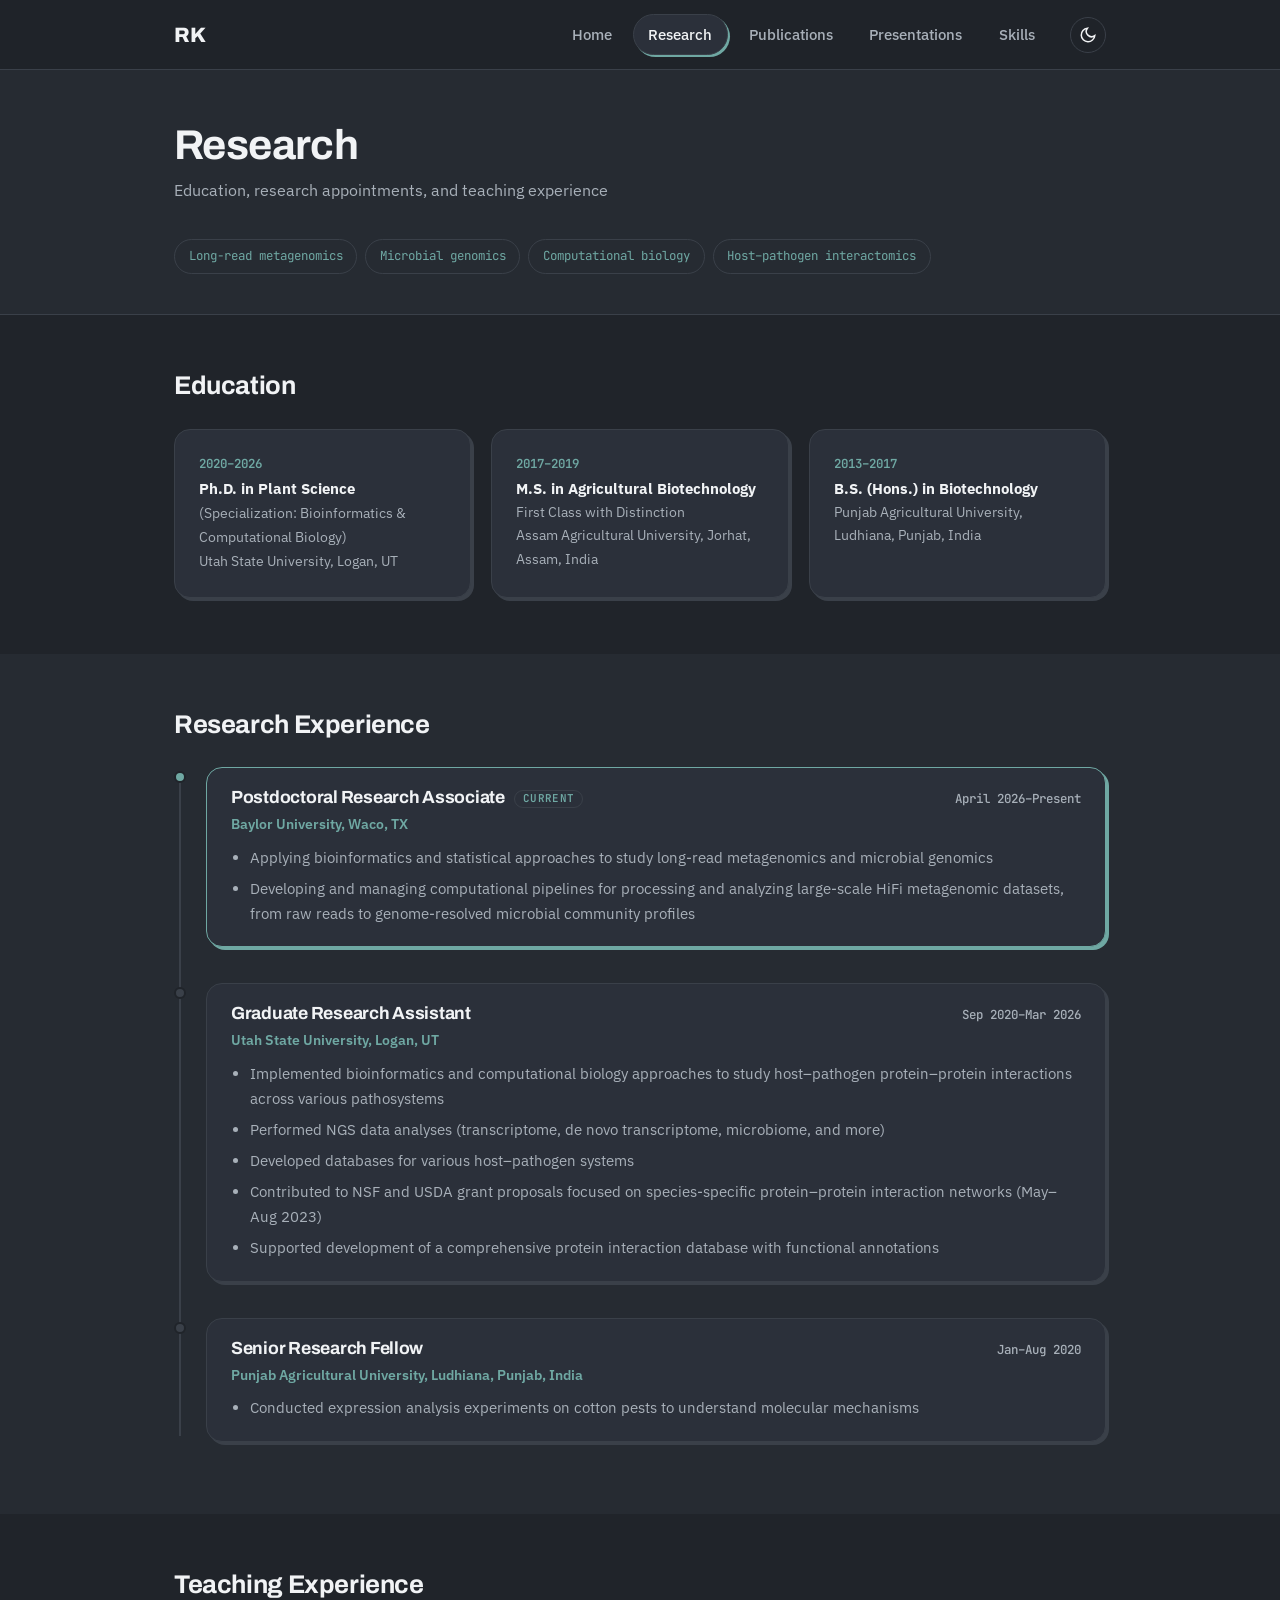
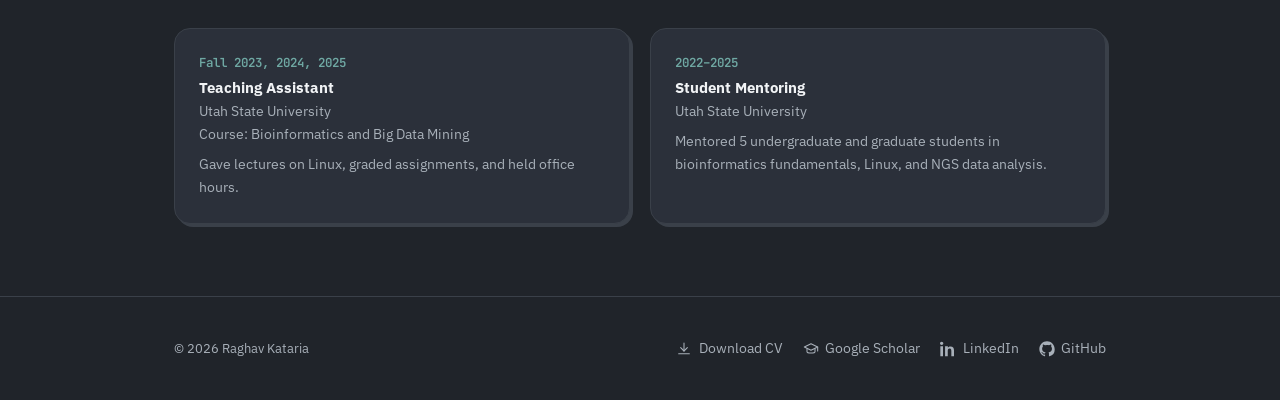
<file: research.html>
<!DOCTYPE html>
<html lang="en">
<head>
<meta charset="UTF-8">
<meta name="viewport" content="width=device-width, initial-scale=1.0">
<script>(function(){var t=localStorage.getItem("theme");document.documentElement.setAttribute("data-theme",(t==="light"||t==="dark")?t:"dark");})();</script>
<title>Research | Raghav Kataria</title>
<meta name="description" content="Education and research experience of Raghav Kataria in bioinformatics and computational biology.">
<link rel="icon" href="data:image/svg+xml,<svg xmlns=%22http://www.w3.org/2000/svg%22 viewBox=%220 0 100 100%22><text y=%22.9em%22 font-size=%2290%22>🧬</text></svg>">
<link rel="preconnect" href="https://fonts.googleapis.com">
<link rel="preconnect" href="https://fonts.gstatic.com" crossorigin>
<link href="https://fonts.googleapis.com/css2?family=Archivo:wght@500;600;700;800&family=IBM+Plex+Sans:wght@400;500;600&family=JetBrains+Mono:wght@500;600;700&display=swap" rel="stylesheet">
<link rel="stylesheet" href="css/style.css">
</head>
<body>

<a class="skip-link" href="#main">Skip to content</a>

<header class="site-header">
  <div class="container nav-inner">
    <a class="brand" href="index.html">RK</a>
    <nav class="site-nav" aria-label="Primary">
      <button class="nav-toggle" id="navToggle" aria-expanded="false" aria-controls="navLinks">
        <span></span><span></span><span></span>
      </button>
      <ul class="nav-links" id="navLinks">
        <li><a href="index.html">Home</a></li>
        <li><a href="research.html" class="active">Research</a></li>
        <li><a href="publications.html">Publications</a></li>
        <li><a href="presentations.html">Presentations</a></li>
        <li><a href="skills.html">Skills</a></li>
      </ul>
    </nav>
    <button class="theme-toggle" id="themeToggle" aria-label="Toggle dark mode" title="Toggle dark mode">
      <svg class="icon-sun" viewBox="0 0 24 24"><circle cx="12" cy="12" r="5"/><g stroke-linecap="round"><line x1="12" y1="1" x2="12" y2="3"/><line x1="12" y1="21" x2="12" y2="23"/><line x1="4.2" y1="4.2" x2="5.6" y2="5.6"/><line x1="18.4" y1="18.4" x2="19.8" y2="19.8"/><line x1="1" y1="12" x2="3" y2="12"/><line x1="21" y1="12" x2="23" y2="12"/><line x1="4.2" y1="19.8" x2="5.6" y2="18.4"/><line x1="18.4" y1="5.6" x2="19.8" y2="4.2"/></g></svg>
      <svg class="icon-moon" viewBox="0 0 24 24"><path d="M21 12.8A9 9 0 1 1 11.2 3 7 7 0 0 0 21 12.8Z"/></svg>
    </button>
  </div>
</header>

<main id="main">

  <section class="page-hero">
    <div class="container">
      <h1>Research</h1>
      <p>Education, research appointments, and teaching experience</p>
      <ul class="page-hero-interests">
        <li>Long-read metagenomics</li>
        <li>Microbial genomics</li>
        <li>Computational biology</li>
        <li>Host&ndash;pathogen interactomics</li>
      </ul>
    </div>
  </section>

  <section class="section">
    <div class="container">
      <h2 class="section-title">Education</h2>
      <ul class="education-grid">
        <li class="education-card">
          <span class="timeline-date">2020&ndash;2026</span>
          <strong>Ph.D. in Plant Science</strong> <span class="muted">(Specialization: Bioinformatics &amp; Computational Biology)</span>
          <div class="muted">Utah State University, Logan, UT</div>
        </li>
        <li class="education-card">
          <span class="timeline-date">2017&ndash;2019</span>
          <strong>M.S. in Agricultural Biotechnology</strong>
          <div class="muted">First Class with Distinction</div>
          <div class="muted">Assam Agricultural University, Jorhat, Assam, India</div>
        </li>
        <li class="education-card">
          <span class="timeline-date">2013&ndash;2017</span>
          <strong>B.S. (Hons.) in Biotechnology</strong>
          <div class="muted">Punjab Agricultural University, Ludhiana, Punjab, India</div>
        </li>
      </ul>
    </div>
  </section>

  <section class="section alt">
    <div class="container">
      <h2 class="section-title">Research Experience</h2>
      <ol class="timeline">
        <li>
          <div class="timeline-marker current"></div>
          <div class="timeline-content">
            <div class="timeline-header">
              <h3>Postdoctoral Research Associate <span class="detail-tag">Current</span></h3>
              <span class="timeline-date">April 2026&ndash;Present</span>
            </div>
            <p class="timeline-org">Baylor University, Waco, TX</p>
            <ul>
              <li>Applying bioinformatics and statistical approaches to study long-read metagenomics and microbial genomics</li>
              <li>Developing and managing computational pipelines for processing and analyzing large-scale HiFi metagenomic datasets, from raw reads to genome-resolved microbial community profiles</li>
            </ul>
          </div>
        </li>
        <li>
          <div class="timeline-marker"></div>
          <div class="timeline-content">
            <div class="timeline-header">
              <h3>Graduate Research Assistant</h3>
              <span class="timeline-date">Sep 2020&ndash;Mar 2026</span>
            </div>
            <p class="timeline-org">Utah State University, Logan, UT</p>
            <ul>
              <li>Implemented bioinformatics and computational biology approaches to study host&ndash;pathogen protein&ndash;protein interactions across various pathosystems</li>
              <li>Performed NGS data analyses (transcriptome, de novo transcriptome, microbiome, and more)</li>
              <li>Developed databases for various host&ndash;pathogen systems</li>
              <li>Contributed to NSF and USDA grant proposals focused on species-specific protein&ndash;protein interaction networks (May&ndash;Aug 2023)</li>
              <li>Supported development of a comprehensive protein interaction database with functional annotations</li>
            </ul>
          </div>
        </li>
        <li>
          <div class="timeline-marker"></div>
          <div class="timeline-content">
            <div class="timeline-header">
              <h3>Senior Research Fellow</h3>
              <span class="timeline-date">Jan&ndash;Aug 2020</span>
            </div>
            <p class="timeline-org">Punjab Agricultural University, Ludhiana, Punjab, India</p>
            <ul>
              <li>Conducted expression analysis experiments on cotton pests to understand molecular mechanisms</li>
            </ul>
          </div>
        </li>
      </ol>
    </div>
  </section>

  <section class="section">
    <div class="container">
      <h2 class="section-title">Teaching Experience</h2>
      <ul class="education-grid">
        <li class="education-card">
          <span class="timeline-date">Fall 2023, 2024, 2025</span>
          <strong>Teaching Assistant</strong>
          <div class="muted">Utah State University</div>
          <div class="muted">Course: Bioinformatics and Big Data Mining</div>
          <p class="detail-desc">Gave lectures on Linux, graded assignments, and held office hours.</p>
        </li>
        <li class="education-card">
          <span class="timeline-date">2022&ndash;2025</span>
          <strong>Student Mentoring</strong>
          <div class="muted">Utah State University</div>
          <p class="detail-desc">Mentored 5 undergraduate and graduate students in bioinformatics fundamentals, Linux, and NGS data analysis.</p>
        </li>
      </ul>
    </div>
  </section>

</main>

<footer class="site-footer">
  <div class="container footer-inner">
    <p class="copyright">&copy; <span id="year"></span> Raghav Kataria</p>
    <div class="footer-links">
      <a href="assets/cv/Raghav-Kataria-CV.pdf" target="_blank" rel="noopener"><svg viewBox="0 0 24 24" fill="none" stroke="currentColor" stroke-width="1.6" stroke-linecap="round" stroke-linejoin="round" aria-hidden="true"><path d="M12 3v12"/><path d="M7 10l5 5 5-5"/><path d="M4 19h16"/></svg>Download CV</a>
      <a href="https://scholar.google.com/citations?user=_tz_cHsAAAAJ&hl=en" target="_blank" rel="noopener"><svg viewBox="0 0 24 24" fill="none" stroke="currentColor" stroke-width="1.6" stroke-linecap="round" stroke-linejoin="round" aria-hidden="true"><path d="M2 9l10-5 10 5-10 5-10-5z"/><path d="M6 11.5V16c0 1.1 2.7 2 6 2s6-.9 6-2v-4.5"/><path d="M22 9v6"/></svg>Google Scholar</a>
      <a href="https://www.linkedin.com/in/raghav-kataria9" target="_blank" rel="noopener"><svg viewBox="0 0 24 24" fill="currentColor" aria-hidden="true"><path d="M4.98 3.5C4.98 4.88 3.87 6 2.49 6S0 4.88 0 3.5 1.11 1 2.49 1s2.49 1.12 2.49 2.5zM.5 8h4V23h-4V8zm7.5 0h3.8v2.05h.05c.53-.95 1.83-1.95 3.77-1.95C19.5 8.1 21 10.2 21 14.02V23h-4v-7.5c0-1.79-.03-4.09-2.5-4.09-2.5 0-2.88 1.95-2.88 3.96V23h-4V8z"/></svg>LinkedIn</a>
      <a href="https://github.com/geek09rk" target="_blank" rel="noopener"><svg viewBox="0 0 24 24" fill="currentColor" aria-hidden="true"><path d="M12 .5C5.73.5.5 5.73.5 12c0 5.08 3.29 9.39 7.86 10.91.58.11.79-.25.79-.56 0-.28-.01-1.02-.02-2-3.2.7-3.88-1.54-3.88-1.54-.53-1.34-1.29-1.7-1.29-1.7-1.05-.72.08-.71.08-.71 1.16.08 1.77 1.19 1.77 1.19 1.03 1.77 2.71 1.26 3.37.96.1-.75.4-1.26.73-1.55-2.55-.29-5.23-1.28-5.23-5.69 0-1.26.45-2.29 1.19-3.09-.12-.29-.52-1.46.11-3.05 0 0 .97-.31 3.18 1.18a11 11 0 0 1 2.9-.39c.98 0 1.97.13 2.9.39 2.2-1.49 3.17-1.18 3.17-1.18.63 1.59.23 2.76.11 3.05.74.8 1.19 1.83 1.19 3.09 0 4.42-2.69 5.39-5.25 5.68.41.36.78 1.06.78 2.15 0 1.55-.01 2.8-.01 3.18 0 .31.21.68.8.56A10.52 10.52 0 0 0 23.5 12C23.5 5.73 18.27.5 12 .5z"/></svg>GitHub</a>
    </div>
  </div>
</footer>

<script src="js/script.js"></script>
</body>
</html>
</file>
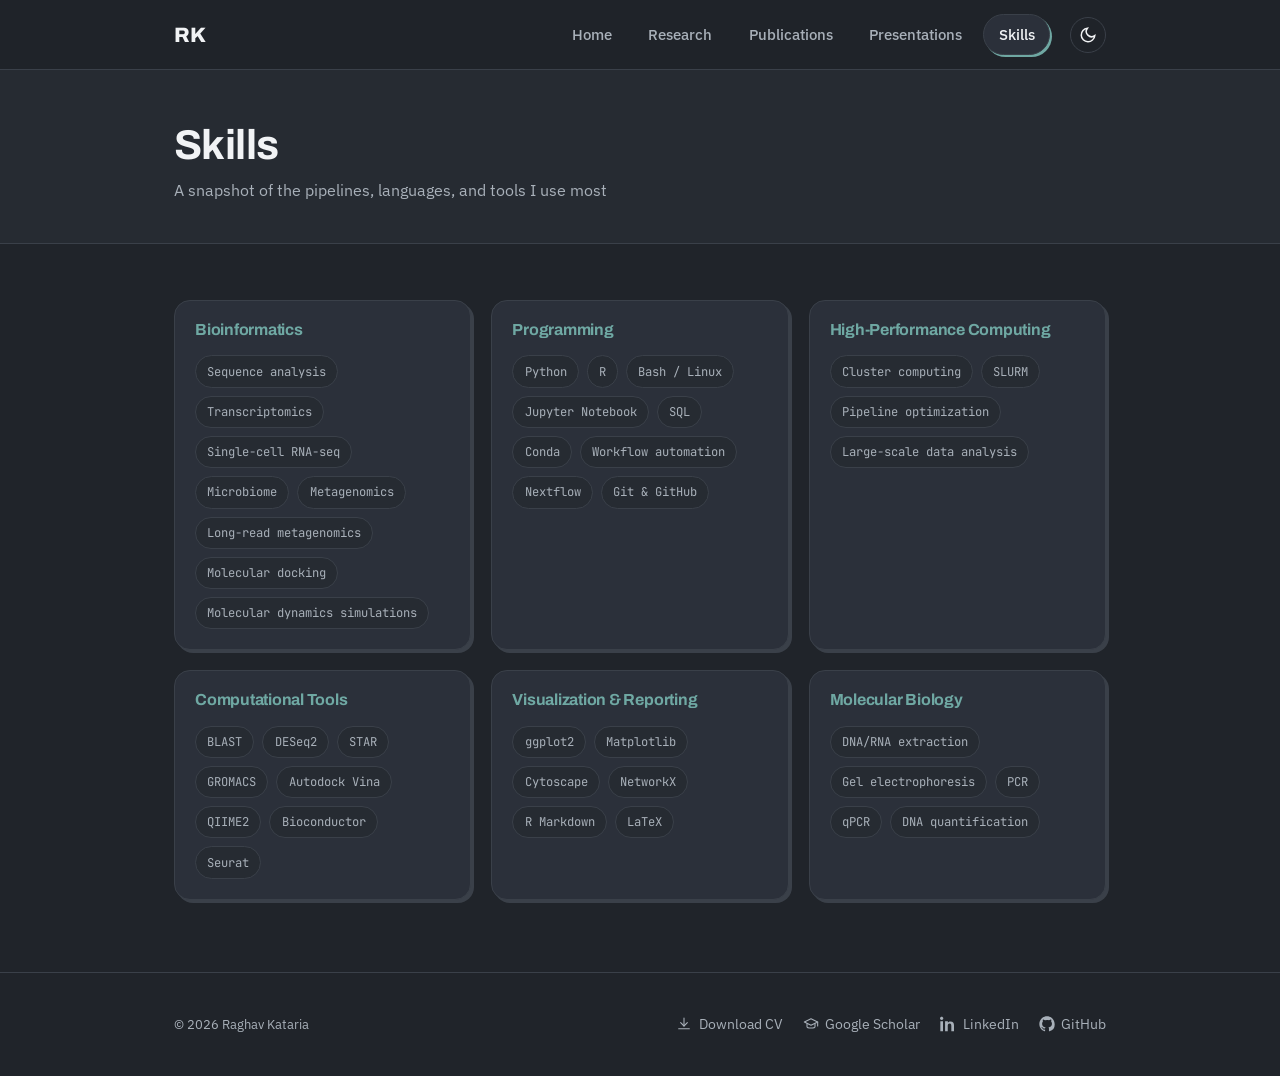
<file: skills.html>
<!DOCTYPE html>
<html lang="en">
<head>
<meta charset="UTF-8">
<meta name="viewport" content="width=device-width, initial-scale=1.0">
<script>(function(){var t=localStorage.getItem("theme");document.documentElement.setAttribute("data-theme",(t==="light"||t==="dark")?t:"dark");})();</script>
<title>Skills | Raghav Kataria</title>
<meta name="description" content="Bioinformatics, programming, HPC, and computational skills of Raghav Kataria.">
<link rel="icon" href="data:image/svg+xml,<svg xmlns=%22http://www.w3.org/2000/svg%22 viewBox=%220 0 100 100%22><text y=%22.9em%22 font-size=%2290%22>🧬</text></svg>">
<link rel="preconnect" href="https://fonts.googleapis.com">
<link rel="preconnect" href="https://fonts.gstatic.com" crossorigin>
<link href="https://fonts.googleapis.com/css2?family=Archivo:wght@500;600;700;800&family=IBM+Plex+Sans:wght@400;500;600&family=JetBrains+Mono:wght@500;600;700&display=swap" rel="stylesheet">
<link rel="stylesheet" href="css/style.css">
</head>
<body>

<a class="skip-link" href="#main">Skip to content</a>

<header class="site-header">
  <div class="container nav-inner">
    <a class="brand" href="index.html">RK</a>
    <nav class="site-nav" aria-label="Primary">
      <button class="nav-toggle" id="navToggle" aria-expanded="false" aria-controls="navLinks">
        <span></span><span></span><span></span>
      </button>
      <ul class="nav-links" id="navLinks">
        <li><a href="index.html">Home</a></li>
        <li><a href="research.html">Research</a></li>
        <li><a href="publications.html">Publications</a></li>
        <li><a href="presentations.html">Presentations</a></li>
        <li><a href="skills.html" class="active">Skills</a></li>
      </ul>
    </nav>
    <button class="theme-toggle" id="themeToggle" aria-label="Toggle dark mode" title="Toggle dark mode">
      <svg class="icon-sun" viewBox="0 0 24 24"><circle cx="12" cy="12" r="5"/><g stroke-linecap="round"><line x1="12" y1="1" x2="12" y2="3"/><line x1="12" y1="21" x2="12" y2="23"/><line x1="4.2" y1="4.2" x2="5.6" y2="5.6"/><line x1="18.4" y1="18.4" x2="19.8" y2="19.8"/><line x1="1" y1="12" x2="3" y2="12"/><line x1="21" y1="12" x2="23" y2="12"/><line x1="4.2" y1="19.8" x2="5.6" y2="18.4"/><line x1="18.4" y1="5.6" x2="19.8" y2="4.2"/></g></svg>
      <svg class="icon-moon" viewBox="0 0 24 24"><path d="M21 12.8A9 9 0 1 1 11.2 3 7 7 0 0 0 21 12.8Z"/></svg>
    </button>
  </div>
</header>

<main id="main">

  <section class="page-hero">
    <div class="container">
      <h1>Skills</h1>
      <p>A snapshot of the pipelines, languages, and tools I use most</p>
    </div>
  </section>

  <section class="section">
    <div class="container">
      <div class="skills-grid">
        <div class="skill-card">
          <h3>Bioinformatics</h3>
          <ul class="skill-tags">
            <li>Sequence analysis</li>
            <li>Transcriptomics</li>
            <li>Single-cell RNA-seq</li>
            <li>Microbiome</li>
            <li>Metagenomics</li>
            <li>Long-read metagenomics</li>
            <li>Molecular docking</li>
            <li>Molecular dynamics simulations</li>
          </ul>
        </div>
        <div class="skill-card">
          <h3>Programming</h3>
          <ul class="skill-tags">
            <li>Python</li>
            <li>R</li>
            <li>Bash / Linux</li>
            <li>Jupyter Notebook</li>
            <li>SQL</li>
            <li>Conda</li>
            <li>Workflow automation</li>
            <li>Nextflow</li>
            <li>Git &amp; GitHub</li>
          </ul>
        </div>
        <div class="skill-card">
          <h3>High-Performance Computing</h3>
          <ul class="skill-tags">
            <li>Cluster computing</li>
            <li>SLURM</li>
            <li>Pipeline optimization</li>
            <li>Large-scale data analysis</li>
          </ul>
        </div>
        <div class="skill-card">
          <h3>Computational Tools</h3>
          <ul class="skill-tags">
            <li>BLAST</li>
            <li>DESeq2</li>
            <li>STAR</li>
            <li>GROMACS</li>
            <li>Autodock Vina</li>
            <li>QIIME2</li>
            <li>Bioconductor</li>
            <li>Seurat</li>
          </ul>
        </div>
        <div class="skill-card">
          <h3>Visualization &amp; Reporting</h3>
          <ul class="skill-tags">
            <li>ggplot2</li>
            <li>Matplotlib</li>
            <li>Cytoscape</li>
            <li>NetworkX</li>
            <li>R Markdown</li>
            <li>LaTeX</li>
          </ul>
        </div>
        <div class="skill-card">
          <h3>Molecular Biology</h3>
          <ul class="skill-tags">
            <li>DNA/RNA extraction</li>
            <li>Gel electrophoresis</li>
            <li>PCR</li>
            <li>qPCR</li>
            <li>DNA quantification</li>
          </ul>
        </div>
      </div>
    </div>
  </section>

</main>

<footer class="site-footer">
  <div class="container footer-inner">
    <p class="copyright">&copy; <span id="year"></span> Raghav Kataria</p>
    <div class="footer-links">
      <a href="assets/cv/Raghav-Kataria-CV.pdf" target="_blank" rel="noopener"><svg viewBox="0 0 24 24" fill="none" stroke="currentColor" stroke-width="1.6" stroke-linecap="round" stroke-linejoin="round" aria-hidden="true"><path d="M12 3v12"/><path d="M7 10l5 5 5-5"/><path d="M4 19h16"/></svg>Download CV</a>
      <a href="https://scholar.google.com/citations?user=_tz_cHsAAAAJ&hl=en" target="_blank" rel="noopener"><svg viewBox="0 0 24 24" fill="none" stroke="currentColor" stroke-width="1.6" stroke-linecap="round" stroke-linejoin="round" aria-hidden="true"><path d="M2 9l10-5 10 5-10 5-10-5z"/><path d="M6 11.5V16c0 1.1 2.7 2 6 2s6-.9 6-2v-4.5"/><path d="M22 9v6"/></svg>Google Scholar</a>
      <a href="https://www.linkedin.com/in/raghav-kataria9" target="_blank" rel="noopener"><svg viewBox="0 0 24 24" fill="currentColor" aria-hidden="true"><path d="M4.98 3.5C4.98 4.88 3.87 6 2.49 6S0 4.88 0 3.5 1.11 1 2.49 1s2.49 1.12 2.49 2.5zM.5 8h4V23h-4V8zm7.5 0h3.8v2.05h.05c.53-.95 1.83-1.95 3.77-1.95C19.5 8.1 21 10.2 21 14.02V23h-4v-7.5c0-1.79-.03-4.09-2.5-4.09-2.5 0-2.88 1.95-2.88 3.96V23h-4V8z"/></svg>LinkedIn</a>
      <a href="https://github.com/geek09rk" target="_blank" rel="noopener"><svg viewBox="0 0 24 24" fill="currentColor" aria-hidden="true"><path d="M12 .5C5.73.5.5 5.73.5 12c0 5.08 3.29 9.39 7.86 10.91.58.11.79-.25.79-.56 0-.28-.01-1.02-.02-2-3.2.7-3.88-1.54-3.88-1.54-.53-1.34-1.29-1.7-1.29-1.7-1.05-.72.08-.71.08-.71 1.16.08 1.77 1.19 1.77 1.19 1.03 1.77 2.71 1.26 3.37.96.1-.75.4-1.26.73-1.55-2.55-.29-5.23-1.28-5.23-5.69 0-1.26.45-2.29 1.19-3.09-.12-.29-.52-1.46.11-3.05 0 0 .97-.31 3.18 1.18a11 11 0 0 1 2.9-.39c.98 0 1.97.13 2.9.39 2.2-1.49 3.17-1.18 3.17-1.18.63 1.59.23 2.76.11 3.05.74.8 1.19 1.83 1.19 3.09 0 4.42-2.69 5.39-5.25 5.68.41.36.78 1.06.78 2.15 0 1.55-.01 2.8-.01 3.18 0 .31.21.68.8.56A10.52 10.52 0 0 0 23.5 12C23.5 5.73 18.27.5 12 .5z"/></svg>GitHub</a>
    </div>
  </div>
</footer>

<script src="js/script.js"></script>
</body>
</html>
</file>
<file: css/style.css>
/* ---------- Design tokens ---------- */
:root {
  --font-head: "Archivo", "Avenir Next", "Segoe UI", sans-serif;
  --font-sans: "IBM Plex Sans", "Segoe UI", sans-serif;
  --font-mono: "JetBrains Mono", "SF Mono", monospace;

  --bg: #f3f4f6;
  --bg-alt: #e8eaed;
  --surface: #ffffff;
  --text: #23262b;
  --text-muted: #666e78;
  --border: #dde1e6;
  --accent: #3f8078;
  --accent-hover: #336a63;
  --accent-soft: #e2eeec;
  --on-accent: #ffffff;

  --status-published-bg: #dcfce7;
  --status-published-text: #15803d;
  --status-review-bg: #fef3c7;
  --status-review-text: #92400e;
  --status-prep-bg: #ede9fe;
  --status-prep-text: #6d28d9;

  --radius: 16px;
  --radius-sm: 10px;
  --shadow: 3px 3px 0 var(--border);
  --shadow-lg: 3px 3px 0 var(--accent);
  --max-width: 980px;

  --ease: cubic-bezier(0.4, 0, 0.2, 1);
  --transition: 0.25s var(--ease);
  --transition-fast: 0.18s var(--ease);
}

@media (prefers-color-scheme: dark) {
  :root:not([data-theme="light"]) {
    --bg: #20242a;
    --bg-alt: #262b32;
    --surface: #2b303a;
    --text: #f1f3f5;
    --text-muted: #a8b0b9;
    --border: #3a4049;
    --accent: #6fa8a3;
    --accent-hover: #8bc0bb;
    --accent-soft: #2d3f3d;
    --on-accent: #132320;

    --status-published-bg: #14291d;
    --status-published-text: #4ade80;
    --status-review-bg: #2e2410;
    --status-review-text: #fbbf24;
    --status-prep-bg: #241a3d;
    --status-prep-text: #c4b5fd;
  }
}
:root[data-theme="dark"] {
  --bg: #20242a;
  --bg-alt: #262b32;
  --surface: #2b303a;
  --text: #f1f3f5;
  --text-muted: #a8b0b9;
  --border: #3a4049;
  --accent: #6fa8a3;
  --accent-hover: #8bc0bb;
  --accent-soft: #2d3f3d;
  --on-accent: #132320;

  --status-published-bg: #14291d;
  --status-published-text: #4ade80;
  --status-review-bg: #2e2410;
  --status-review-text: #fbbf24;
  --status-prep-bg: #241a3d;
  --status-prep-text: #c4b5fd;
}

/* ---------- Reset ---------- */
* { box-sizing: border-box; }
*, *::before, *::after {
  transition: background-color var(--transition-fast), border-color var(--transition-fast), color var(--transition-fast);
}
html { scroll-behavior: smooth; }
body {
  margin: 0;
  background: var(--bg);
  color: var(--text);
  font-family: var(--font-sans);
  line-height: 1.65;
  -webkit-font-smoothing: antialiased;
  transition: background-color var(--transition), color var(--transition);
}
@media (prefers-reduced-motion: reduce) {
  * { transition-duration: 0.001ms !important; }
}
img { max-width: 100%; display: block; }
a { color: var(--accent); }
h1, h2, h3, h4 { font-family: var(--font-head); font-weight: 700; line-height: 1.15; margin: 0 0 0.5em; letter-spacing: -0.015em; }
p { margin: 0 0 1em; }
ul { margin: 0; padding: 0; }

.container {
  max-width: var(--max-width);
  margin: 0 auto;
  padding: 0 1.5rem;
}

.skip-link {
  position: absolute;
  left: -999px;
  top: 0;
  background: var(--accent);
  color: var(--on-accent);
  padding: 0.75rem 1rem;
  z-index: 100;
}
.skip-link:focus { left: 0; }

/* ---------- Header ---------- */
.site-header {
  position: sticky;
  top: 0;
  z-index: 50;
  background: color-mix(in srgb, var(--bg) 85%, transparent);
  backdrop-filter: blur(10px);
  border-bottom: 1px solid var(--border);
  transition: background-color var(--transition), border-color var(--transition);
}
.nav-inner {
  display: flex;
  align-items: center;
  justify-content: space-between;
  padding-top: 0.9rem;
  padding-bottom: 0.9rem;
}
.brand {
  font-family: var(--font-head);
  font-weight: 800;
  font-size: 1.3rem;
  color: var(--text);
  text-decoration: none;
  letter-spacing: -0.02em;
}
.site-nav { flex: 1; display: flex; justify-content: flex-end; margin-right: 1.25rem; }
.nav-links {
  display: flex;
  gap: 0.35rem;
  list-style: none;
}
.nav-links a {
  display: block;
  padding: 0.45rem 0.9rem;
  border-radius: 999px;
  border: 1px solid transparent;
  color: var(--text-muted);
  text-decoration: none;
  font-size: 0.92rem;
  font-weight: 500;
  transition: color var(--transition-fast), background-color var(--transition-fast),
    border-color var(--transition-fast), box-shadow var(--transition-fast);
}
.nav-links a:hover { color: var(--text); background: var(--bg-alt); }
.nav-links a.active {
  color: var(--text);
  background: var(--surface);
  border-color: var(--border);
  box-shadow: 2px 2px 0 var(--accent);
}

.nav-toggle {
  display: none;
  flex-direction: column;
  gap: 4px;
  background: none;
  border: none;
  cursor: pointer;
  padding: 0.4rem;
}
.nav-toggle span {
  width: 22px;
  height: 2px;
  background: var(--text);
  border-radius: 2px;
}

.theme-toggle {
  background: none;
  border: 1px solid var(--border);
  border-radius: 50%;
  width: 36px;
  height: 36px;
  display: flex;
  align-items: center;
  justify-content: center;
  cursor: pointer;
  color: var(--text);
  flex-shrink: 0;
  transition: border-color var(--transition-fast), color var(--transition-fast), transform var(--transition-fast);
}
.theme-toggle:hover { border-color: var(--accent); transform: rotate(-8deg); }
.theme-toggle svg { width: 18px; height: 18px; fill: none; stroke: currentColor; stroke-width: 2; }
.theme-toggle .icon-moon { display: none; }
@media (prefers-color-scheme: dark) {
  :root:not([data-theme="light"]) .theme-toggle .icon-sun { display: none; }
  :root:not([data-theme="light"]) .theme-toggle .icon-moon { display: block; }
}
:root[data-theme="dark"] .theme-toggle .icon-sun { display: none; }
:root[data-theme="dark"] .theme-toggle .icon-moon { display: block; }

/* ---------- Hero (home) ---------- */
.hero {
  padding: 4.5rem 0 3.5rem;
  background:
    radial-gradient(50% 60% at 20% 0%, var(--accent-soft), transparent 70%),
    var(--bg);
}
.eyebrow {
  display: inline-flex;
  align-items: center;
  gap: 0.45rem;
  font-size: 0.78rem;
  font-weight: 500;
  color: var(--accent);
  margin-bottom: 1.1rem;
  font-family: var(--font-mono);
  border: 1px solid var(--border);
  border-radius: 999px;
  padding: 0.35rem 0.85rem;
  background: var(--surface);
}
.eyebrow::before {
  content: "";
  width: 6px;
  height: 6px;
  border-radius: 50%;
  background: var(--accent);
  flex-shrink: 0;
}
.hero h1 { font-size: clamp(2.3rem, 5.5vw, 3.4rem); margin-bottom: 0.3em; }
.hero-role { font-size: 1.1rem; color: var(--text-muted); margin-bottom: 1.2rem; }
.hero-summary { max-width: 620px; margin: 0 0 1.75rem; color: var(--text-muted); }
.hero-links { display: flex; flex-wrap: wrap; gap: 0.7rem; justify-content: flex-start; }

.btn {
  display: inline-flex;
  align-items: center;
  gap: 0.5rem;
  padding: 0.6rem 1.15rem;
  border-radius: 999px;
  border: 1px solid var(--border);
  color: var(--text);
  text-decoration: none;
  font-size: 0.9rem;
  font-weight: 600;
  background: var(--surface);
  box-shadow: 2px 2px 0 var(--border);
  transition: border-color var(--transition-fast), background-color var(--transition-fast),
    transform var(--transition-fast), box-shadow var(--transition-fast);
}
.btn:hover { border-color: var(--accent); transform: translate(-1px, -1px); box-shadow: 3px 3px 0 var(--accent); }
.btn-primary {
  background: var(--accent);
  border-color: var(--accent);
  color: var(--on-accent);
  box-shadow: 2px 2px 0 var(--accent-hover);
}
.btn-primary:hover { background: var(--accent-hover); border-color: var(--accent-hover); box-shadow: 3px 3px 0 var(--accent-hover); }
.btn-cv { color: var(--accent); border-color: var(--accent); box-shadow: 2px 2px 0 var(--accent); }
.btn-cv:hover { background: var(--accent-soft); }

/* ---------- Stats row (home) ---------- */
.stats-row {
  display: grid;
  grid-template-columns: repeat(4, 1fr);
  gap: 0.85rem;
  margin-top: 3rem;
}
.stat {
  background: var(--surface);
  border: 1px solid var(--border);
  border-radius: var(--radius-sm);
  box-shadow: var(--shadow);
  padding: 1.25rem 1rem;
  text-align: center;
  transition: transform var(--transition-fast), box-shadow var(--transition-fast),
    background-color var(--transition-fast), border-color var(--transition-fast);
}
.stat:hover { transform: translate(-2px, -2px); box-shadow: var(--shadow-lg); }
.stat-num { font-family: var(--font-mono); font-size: 1.7rem; font-weight: 700; color: var(--accent); display: block; }
.stat-label { font-size: 0.74rem; color: var(--text-muted); text-transform: uppercase; letter-spacing: 0.05em; }

/* ---------- Link cards (home section nav) ---------- */
.link-cards {
  display: grid;
  grid-template-columns: repeat(auto-fit, minmax(220px, 1fr));
  gap: 1.25rem;
}
.link-card {
  display: block;
  background: var(--surface);
  border: 1px solid var(--border);
  border-radius: var(--radius);
  box-shadow: var(--shadow);
  padding: 1.6rem;
  text-decoration: none;
  color: var(--text);
  transition: transform var(--transition-fast), box-shadow var(--transition-fast),
    background-color var(--transition-fast), border-color var(--transition-fast);
}
.link-card:hover { transform: translate(-2px, -2px); box-shadow: var(--shadow-lg); }
.link-card .link-path { display: block; font-family: var(--font-mono); font-size: 0.78rem; color: var(--accent); margin-bottom: 0.9rem; }
.link-card h3 { font-size: 1.05rem; margin-bottom: 0.4rem; }
.link-card p { font-size: 0.88rem; color: var(--text-muted); margin-bottom: 0.9rem; }
.link-card .link-arrow { font-size: 0.85rem; font-weight: 600; color: var(--accent); }

/* ---------- Sections / sub-page hero ---------- */
.section { padding: 3.5rem 0; }
.section.alt { background: var(--bg-alt); }
.section-title { font-size: 1.6rem; margin-bottom: 1.75rem; }
.section-sub { color: var(--text-muted); margin-top: -1rem; margin-bottom: 2rem; }

.page-hero {
  padding: 3.25rem 0 2.5rem;
  border-bottom: 1px solid var(--border);
  background: var(--bg-alt);
}
.page-hero h1 { font-size: clamp(2rem, 4.5vw, 2.6rem); margin-bottom: 0.4rem; }
.page-hero p { color: var(--text-muted); max-width: 560px; margin: 0; }

/* Education */
.education-grid {
  display: grid;
  grid-template-columns: repeat(auto-fit, minmax(260px, 1fr));
  gap: 1.25rem;
  list-style: none;
}
.education-card {
  background: var(--surface);
  border: 1px solid var(--border);
  border-radius: var(--radius);
  padding: 1.5rem;
  box-shadow: var(--shadow);
  font-size: 0.92rem;
  transition: transform var(--transition-fast), box-shadow var(--transition-fast),
    background-color var(--transition-fast), border-color var(--transition-fast);
}
.education-card:hover { transform: translate(-2px, -2px); box-shadow: var(--shadow-lg); }
.education-card h3 { font-size: 1.05rem; margin-bottom: 1rem; }
.timeline-date { display: block; font-size: 0.78rem; color: var(--accent); font-weight: 600; margin-bottom: 0.15rem; font-family: var(--font-mono); }
.muted { color: var(--text-muted); font-size: 0.88rem; }

/* Research timeline */
.timeline { list-style: none; position: relative; padding-left: 2rem; }
.timeline::before {
  content: "";
  position: absolute;
  left: 5px;
  top: 6px;
  bottom: 6px;
  width: 2px;
  background: var(--border);
}
.timeline li { position: relative; margin-bottom: 2.25rem; }
.timeline li:last-child { margin-bottom: 0; }
.timeline-marker {
  position: absolute;
  left: -2rem;
  top: 4px;
  width: 12px;
  height: 12px;
  border-radius: 50%;
  background: var(--border);
  border: 2px solid var(--bg);
}
.timeline-marker.current { background: var(--accent); }
.timeline-content {
  background: var(--surface);
  border: 1px solid var(--border);
  border-radius: var(--radius);
  box-shadow: var(--shadow);
  padding: 1.25rem 1.5rem;
  transition: transform var(--transition-fast), box-shadow var(--transition-fast),
    background-color var(--transition-fast), border-color var(--transition-fast);
}
.timeline-content:hover { transform: translate(-2px, -2px); box-shadow: var(--shadow-lg); }
.timeline li:first-child .timeline-content { border-color: var(--accent); box-shadow: var(--shadow-lg); }
.timeline-header {
  display: flex;
  align-items: baseline;
  justify-content: space-between;
  gap: 1rem;
  flex-wrap: wrap;
}
.timeline-header h3 { font-size: 1.1rem; margin-bottom: 0.2rem; }
.timeline-header .timeline-date { font-size: 0.78rem; color: var(--text-muted); font-weight: 500; }
.timeline-org { font-size: 0.9rem; color: var(--accent); font-weight: 600; margin-bottom: 0.6rem; }
.timeline-content ul { list-style: disc; padding-left: 1.2rem; }
.timeline-content li { margin-bottom: 0.4rem; font-size: 0.94rem; color: var(--text-muted); }

.timeline.compact li { margin-bottom: 1.25rem; }
.timeline.compact li:first-child .timeline-content { border-color: var(--border); box-shadow: var(--shadow); }
.timeline.compact .timeline-content { padding: 0.85rem 1.2rem; }
.timeline.compact .timeline-header h3 { font-size: 1rem; margin-bottom: 0; }

/* Publications */
.search-input {
  padding: 0.45rem 1rem;
  border: 1px solid var(--border);
  border-radius: 999px;
  background: var(--surface);
  color: var(--text);
  font-family: var(--font-sans);
  font-size: 0.85rem;
  width: 220px;
  max-width: 100%;
  margin-left: auto;
  transition: border-color var(--transition-fast), box-shadow var(--transition-fast);
}
.search-input::placeholder { color: var(--text-muted); }
.search-input:focus { outline: none; border-color: var(--accent); box-shadow: 2px 2px 0 var(--accent); }
.search-input::-webkit-search-cancel-button {
  -webkit-appearance: none;
  appearance: none;
  width: 14px;
  height: 14px;
  cursor: pointer;
  background-color: var(--text-muted);
  -webkit-mask-size: contain;
  mask-size: contain;
  -webkit-mask-repeat: no-repeat;
  mask-repeat: no-repeat;
  -webkit-mask-image: url("data:image/svg+xml,%3Csvg xmlns='http://www.w3.org/2000/svg' viewBox='0 0 24 24' fill='none' stroke='%23000' stroke-width='2.5' stroke-linecap='round'%3E%3Cline x1='5' y1='5' x2='19' y2='19'/%3E%3Cline x1='19' y1='5' x2='5' y2='19'/%3E%3C/svg%3E");
  mask-image: url("data:image/svg+xml,%3Csvg xmlns='http://www.w3.org/2000/svg' viewBox='0 0 24 24' fill='none' stroke='%23000' stroke-width='2.5' stroke-linecap='round'%3E%3Cline x1='5' y1='5' x2='19' y2='19'/%3E%3Cline x1='19' y1='5' x2='5' y2='19'/%3E%3C/svg%3E");
}
.search-input::-webkit-search-cancel-button:hover { background-color: var(--accent); }

.filter-bar { display: flex; flex-wrap: wrap; align-items: center; gap: 0.6rem; margin-bottom: 2rem; }
.filter-btn {
  padding: 0.45rem 1rem;
  border-radius: 999px;
  border: 1px solid var(--border);
  background: var(--surface);
  color: var(--text-muted);
  font-size: 0.85rem;
  font-weight: 500;
  cursor: pointer;
  font-family: var(--font-sans);
  transition: background-color var(--transition-fast), border-color var(--transition-fast),
    color var(--transition-fast), box-shadow var(--transition-fast);
}
.filter-btn.active { background: var(--accent); border-color: var(--accent); color: var(--on-accent); box-shadow: 2px 2px 0 var(--accent-hover); }

.pub-group { margin-bottom: 2.5rem; }
.pub-group:last-child { margin-bottom: 0; }
.pub-group[hidden] { display: none; }
.pub-group-title {
  display: flex;
  align-items: baseline;
  gap: 0.55rem;
  font-family: var(--font-mono);
  font-size: 0.82rem;
  font-weight: 600;
  text-transform: uppercase;
  letter-spacing: 0.05em;
  margin-bottom: 1.1rem;
  padding-bottom: 0.7rem;
  border-bottom: 1px solid var(--border);
}
.pub-group-title .count { font-family: var(--font-sans); font-weight: 400; text-transform: none; letter-spacing: 0; color: var(--text-muted); }
.pub-group[data-status="published"] .pub-group-title { color: var(--status-published-text); }
.pub-group[data-status="review"] .pub-group-title { color: var(--status-review-text); }
.pub-group[data-status="prep"] .pub-group-title { color: var(--status-prep-text); }

.pub-list { list-style: none; display: flex; flex-direction: column; gap: 1.1rem; }
.pub-item {
  background: var(--surface);
  border: 1px solid var(--border);
  border-radius: var(--radius);
  box-shadow: var(--shadow);
  padding: 1.1rem 1.3rem;
  transition: transform var(--transition-fast), box-shadow var(--transition-fast),
    background-color var(--transition-fast), border-color var(--transition-fast);
}
.pub-item:hover { transform: translate(-2px, -2px); box-shadow: var(--shadow-lg); }
.pub-item[hidden] { display: none; }
.pub-title { font-size: 0.96rem; margin-bottom: 0.3rem; }
.pub-meta { font-size: 0.85rem; color: var(--text-muted); margin-bottom: 0; }

/* Accordions */
.accordion {
  background: var(--surface);
  border: 1px solid var(--border);
  border-radius: var(--radius);
  box-shadow: var(--shadow);
  padding: 0.9rem 1.3rem;
  margin-bottom: 0.9rem;
  transition: box-shadow var(--transition-fast), background-color var(--transition-fast), border-color var(--transition-fast);
}
.accordion:hover { box-shadow: var(--shadow-lg); }
.accordion summary {
  cursor: pointer;
  font-weight: 600;
  font-family: var(--font-head);
  font-size: 1.05rem;
  list-style: none;
}
.accordion summary::-webkit-details-marker { display: none; }
.accordion summary::before {
  content: "+";
  display: inline-block;
  width: 1.2em;
  color: var(--accent);
  font-weight: 700;
}
.accordion[open] summary::before { content: "\2212"; }
.accordion .count { color: var(--text-muted); font-weight: 500; font-size: 0.82rem; font-family: var(--font-mono); }
.accordion .plain-list { margin-top: 1rem; padding-left: 1.2rem; list-style: disc; }
.accordion .plain-list li { margin-bottom: 0.6rem; font-size: 0.92rem; color: var(--text-muted); }
.accordion .detail-list { margin-top: 0.75rem; }
.accordion-intro { font-size: 0.95rem; font-weight: 600; color: var(--accent); margin: 0.9rem 0 0; }
.accordion-intro + .detail-list { margin-top: 0.4rem; }

.detail-list.two-col {
  display: grid;
  grid-template-columns: repeat(2, 1fr);
  column-gap: 2rem;
}
@media (max-width: 560px) {
  .detail-list.two-col { grid-template-columns: 1fr; }
}

.plain-list { list-style: disc; padding-left: 1.2rem; }
.plain-list li { margin-bottom: 0.6rem; font-size: 0.94rem; color: var(--text-muted); }

/* Detail lists (conferences, talks, reviewing, leadership, awards) */
.detail-list { list-style: none; margin: 0; padding: 0; display: flex; flex-direction: column; }
.detail-list li { padding: 0.95rem 0; border-bottom: 1px solid var(--border); }
.detail-list li:last-child { border-bottom: none; }
.detail-title { font-size: 0.95rem; font-weight: 500; margin-bottom: 0.3rem; color: var(--text); }
.detail-meta { font-size: 0.82rem; color: var(--text-muted); margin: 0; }
.detail-desc { font-size: 0.88rem; color: var(--text-muted); margin: 0.4rem 0 0; }
.detail-tag {
  display: inline-block;
  vertical-align: middle;
  margin-left: 0.4rem;
  font-family: var(--font-mono);
  font-size: 0.68rem;
  font-weight: 600;
  text-transform: uppercase;
  letter-spacing: 0.03em;
  color: var(--accent);
  border: 1px solid var(--border);
  border-radius: 999px;
  padding: 0.1rem 0.5rem;
}
.page-hero-interests {
  display: flex;
  flex-wrap: nowrap;
  gap: 0.5rem;
  list-style: none;
  margin: 2.25rem 0 0;
  padding: 0;
  overflow-x: auto;
}
.page-hero-interests li {
  flex-shrink: 0;
  font-family: var(--font-mono);
  font-size: 0.78rem;
  color: var(--accent);
  padding: 0.4rem 0.85rem;
  border: 1px solid var(--border);
  border-radius: 999px;
  white-space: nowrap;
}

/* Skills */
.skills-grid {
  display: grid;
  grid-template-columns: repeat(auto-fit, minmax(240px, 1fr));
  gap: 1.25rem;
}
.skill-card {
  background: var(--surface);
  border: 1px solid var(--border);
  border-radius: var(--radius);
  box-shadow: var(--shadow);
  padding: 1.25rem;
  transition: transform var(--transition-fast), box-shadow var(--transition-fast),
    background-color var(--transition-fast), border-color var(--transition-fast);
}
.skill-card:hover { transform: translate(-2px, -2px); box-shadow: var(--shadow-lg); }
.skill-card h3 { font-size: 1rem; margin-bottom: 1rem; color: var(--accent); }
.skill-tags { list-style: none; display: flex; flex-wrap: wrap; gap: 0.5rem; margin: 0; padding: 0; }
.skill-tags li {
  font-family: var(--font-mono);
  font-size: 0.76rem;
  color: var(--text-muted);
  background: var(--bg-alt);
  border: 1px solid var(--border);
  border-radius: 999px;
  padding: 0.32rem 0.7rem;
  transition: color var(--transition-fast), border-color var(--transition-fast);
}
.skill-tags li:hover { color: var(--text); border-color: var(--accent); }

/* Footer */

.site-footer {
  padding: 2.5rem 0;
  border-top: 1px solid var(--border);
  margin-top: 1rem;
}
.footer-inner {
  display: flex;
  flex-wrap: wrap;
  align-items: center;
  justify-content: space-between;
  gap: 1rem;
}
.footer-links { display: flex; flex-wrap: wrap; gap: 1.25rem; }
.footer-links a { display: inline-flex; align-items: center; gap: 0.4rem; color: var(--text-muted); text-decoration: none; font-size: 0.88rem; }
.footer-links a:hover { color: var(--accent); }
.btn svg, .footer-links a svg { width: 16px; height: 16px; flex-shrink: 0; }
.site-footer .copyright { margin: 0; font-size: 0.82rem; color: var(--text-muted); }

/* ---------- Responsive ---------- */
@media (max-width: 760px) {
  .about-grid { grid-template-columns: 1fr; }
  .stats-row { grid-template-columns: repeat(2, 1fr); }

  .nav-toggle { display: flex; }
  .site-nav {
    position: absolute;
    top: 100%;
    left: 0;
    right: 0;
    margin-right: 0;
  }
  .nav-links {
    flex-direction: column;
    gap: 0;
    background: var(--surface);
    border-bottom: 1px solid var(--border);
    max-height: 0;
    overflow: hidden;
    transition: max-height var(--transition);
  }
  .nav-links.open { max-height: 400px; }
  .nav-links li { border-top: 1px solid var(--border); }
  .nav-links a { border-radius: 0; padding: 0.9rem 1.5rem; }

  .footer-inner { flex-direction: column; align-items: flex-start; }
}
</file>
